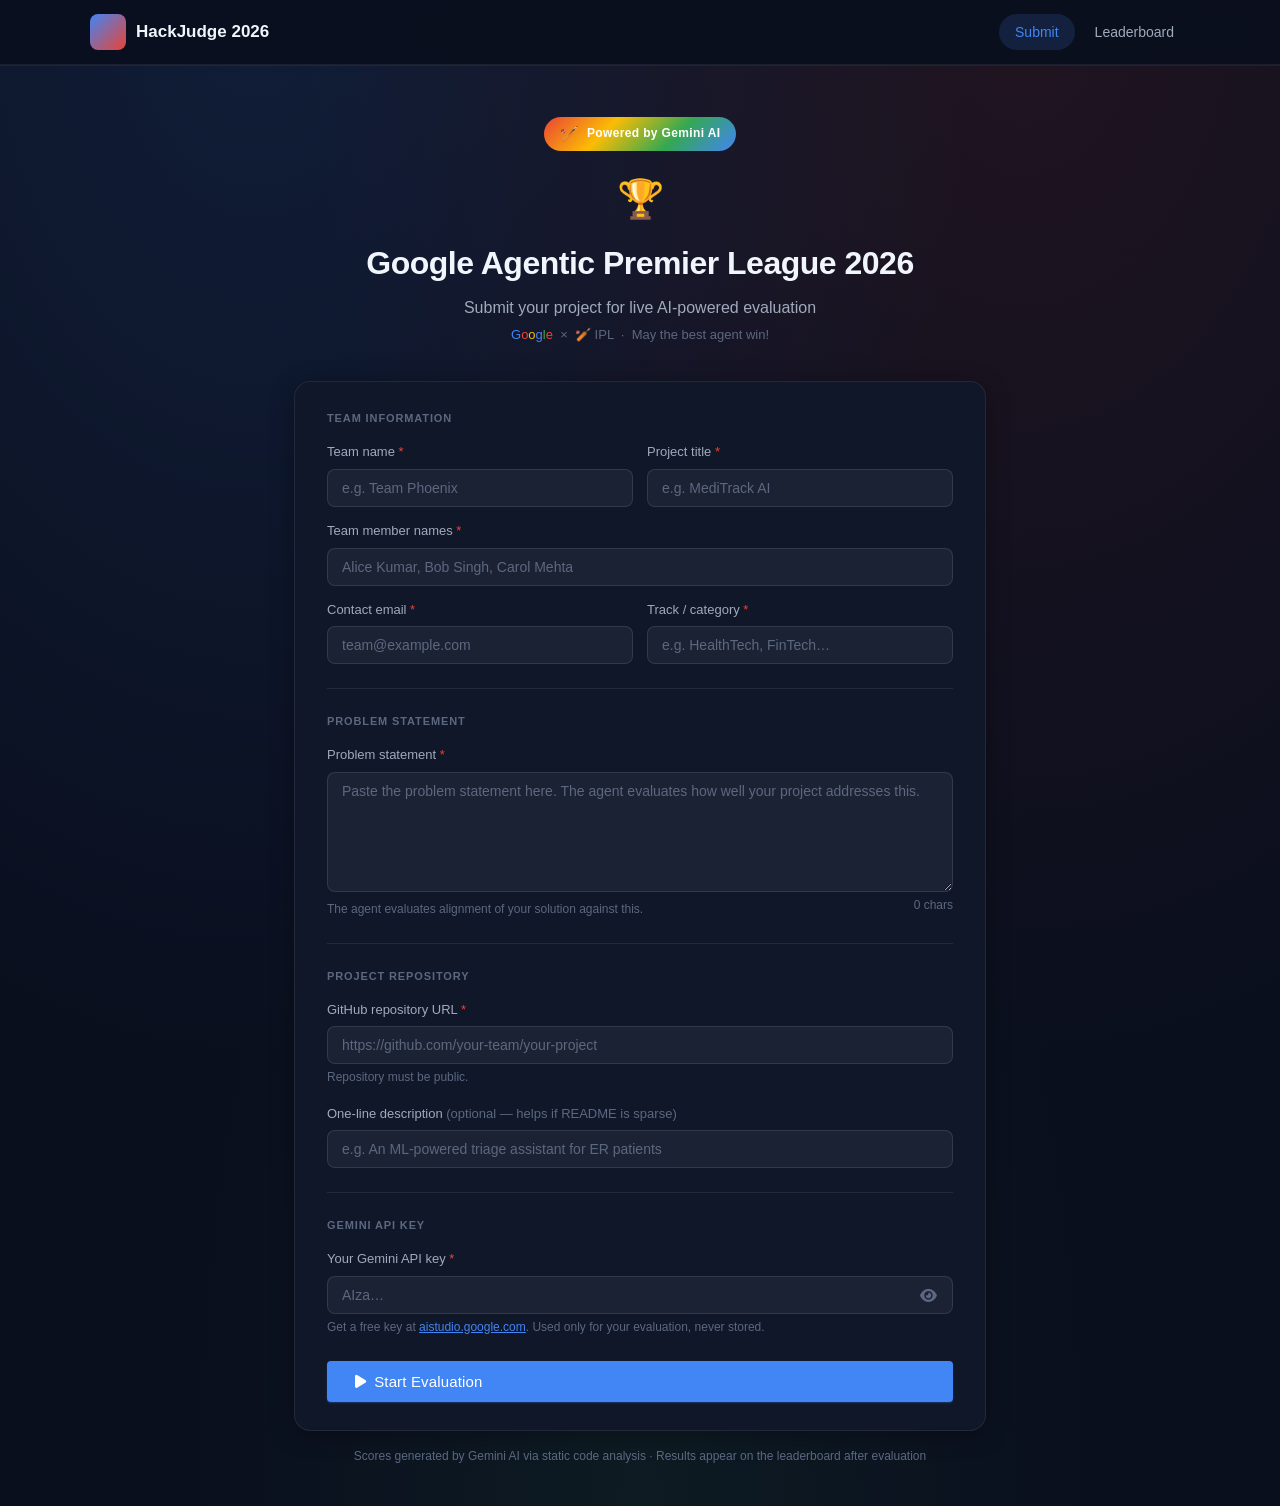
<file: index.html>
<!DOCTYPE html>
<html lang="en">
<head>
  <meta charset="UTF-8"/>
  <meta name="viewport" content="width=device-width,initial-scale=1.0"/>
  <title>HackJudge 2026 — Submit Project</title>
  <link rel="stylesheet" href="style.css"/>
  <link rel="stylesheet" href="https://cdnjs.cloudflare.com/ajax/libs/font-awesome/6.5.0/css/all.min.css"/>
</head>
<body>
<header class="site-header">
  <div class="header-inner">
    <a href="index.html" class="logo"><span class="logo-icon"><i class="fa-solid fa-cricket-bat-ball"></i></span>HackJudge 2026</a>
    <nav class="nav">
      <a href="index.html" class="active">Submit</a>
      <a href="leaderboard.html">Leaderboard</a>
    </nav>
  </div>
</header>

<div class="page-wrap page-wrap--sm">
  <div class="hero">
    <div class="hero-badge">
      <span style="font-size:15px">🏏</span> Powered by Gemini AI
    </div>
    <div class="gapl-logo">
      <span style="font-size:38px">🏆</span>
    </div>
    <h1 style="font-size:32px;font-weight:700;letter-spacing:-.5px;margin-bottom:6px" id="event-name">HackJudge 2026</h1>
    <p style="font-size:16px;color:var(--text-2);margin-bottom:4px">
      Submit your project for live AI-powered evaluation
    </p>
    <p style="font-size:13px;color:var(--text-3)">
      <span style="color:#4285F4;font-weight:500">G</span><span style="color:#EA4335;font-weight:500">o</span><span style="color:#FBBC04;font-weight:500">o</span><span style="color:#4285F4;font-weight:500">g</span><span style="color:#34A853;font-weight:500">l</span><span style="color:#EA4335;font-weight:500">e</span>
      &nbsp;×&nbsp; 🏏 IPL &nbsp;·&nbsp; May the best agent win!
    </p>
  </div>

  <div class="card">
    <div class="card-body">
      <p class="section-head">Team information</p>
      <div class="form-grid">
        <div class="form-group">
          <label class="label">Team name <span style="color:var(--danger)">*</span></label>
          <input class="input" id="team_name" type="text" placeholder="e.g. Team Phoenix"/>
        </div>
        <div class="form-group">
          <label class="label">Project title <span style="color:var(--danger)">*</span></label>
          <input class="input" id="project_title" type="text" placeholder="e.g. MediTrack AI"/>
        </div>
        <div class="form-group full">
          <label class="label">Team member names <span style="color:var(--danger)">*</span></label>
          <input class="input" id="member_names" type="text" placeholder="Alice Kumar, Bob Singh, Carol Mehta"/>
        </div>
        <div class="form-group">
          <label class="label">Contact email <span style="color:var(--danger)">*</span></label>
          <input class="input" id="contact_email" type="email" placeholder="team@example.com"/>
        </div>
        <div class="form-group">
          <label class="label">Track / category <span style="color:var(--danger)">*</span></label>
          <input class="input" id="track" type="text" placeholder="e.g. HealthTech, FinTech…"/>
        </div>
      </div>

      <hr class="section-divider"/>
      <p class="section-head">Problem statement</p>
      <div class="form-group">
        <label class="label">Problem statement <span style="color:var(--danger)">*</span></label>
        <textarea class="textarea" id="problem_statement" rows="5"
          placeholder="Paste the problem statement here. The agent evaluates how well your project addresses this."
          style="min-height:120px"
          oninput="document.getElementById('ps-count').textContent=this.value.length+' chars'"></textarea>
        <div style="display:flex;justify-content:space-between;margin-top:4px">
          <span class="hint">The agent evaluates alignment of your solution against this.</span>
          <span style="font-size:12px;color:var(--text-3)" id="ps-count">0 chars</span>
        </div>
      </div>

      <hr class="section-divider"/>
      <p class="section-head">Project repository</p>
      <div class="form-group">
        <label class="label">GitHub repository URL <span style="color:var(--danger)">*</span></label>
        <input class="input" id="github_url" type="url" placeholder="https://github.com/your-team/your-project"/>
        <span class="hint">Repository must be public.</span>
      </div>
      <div class="form-group mt-16">
        <label class="label">One-line description <span style="font-weight:400;color:var(--text-3)">(optional — helps if README is sparse)</span></label>
        <input class="input" id="project_description" type="text" placeholder="e.g. An ML-powered triage assistant for ER patients"/>
      </div>

      <hr class="section-divider"/>
      <p class="section-head">Gemini API key</p>
      <div class="form-group">
        <label class="label">Your Gemini API key <span style="color:var(--danger)">*</span></label>
        <div class="key-field-wrap">
          <input class="input" id="gemini_api_key" type="password" placeholder="AIza…" style="padding-right:44px"/>
          <button class="key-toggle" onclick="toggleKey()"><i class="fa-solid fa-eye" id="eye-icon"></i></button>
        </div>
        <span class="hint">Get a free key at <a href="https://aistudio.google.com/app/apikey" target="_blank" style="color:var(--accent)">aistudio.google.com</a>. Used only for your evaluation, never stored.</span>
      </div>

      <div style="display:flex;margin-top:24px">
        <button class="btn btn-primary btn-lg full-width" id="submit-btn" onclick="submitProject()">
          <i class="fa-solid fa-play"></i> Start Evaluation
        </button>
      </div>
      <p id="submit-error" style="display:none;color:var(--danger);font-size:13px;margin-top:10px;text-align:center"></p>
    </div>
  </div>
  <p style="text-align:center;font-size:12px;color:var(--text-3);margin:16px 0 40px">
    Scores generated by Gemini AI via static code analysis · Results appear on the leaderboard after evaluation
  </p>
</div>
<div id="toast-area"></div>

<script src="config.js"></script>
<script src="sheets-client.js"></script>
<script>
document.getElementById('event-name').textContent = CONFIG.EVENT_NAME;
document.title = CONFIG.EVENT_NAME + " — Submit";

function toggleKey() {
  const i = document.getElementById('gemini_api_key');
  const e = document.getElementById('eye-icon');
  i.type = i.type === 'password' ? 'text' : 'password';
  e.className = i.type === 'password' ? 'fa-solid fa-eye' : 'fa-solid fa-eye-slash';
}
function v(id) { return document.getElementById(id).value.trim(); }
function showErr(msg) { const e = document.getElementById('submit-error'); e.textContent = msg; e.style.display = 'block'; }
function showToast(msg) {
  const t = document.createElement('div'); t.className = 'toast'; t.textContent = msg;
  document.getElementById('toast-area').appendChild(t);
  setTimeout(() => t.remove(), 4000);
}
function makeId() { return (Math.random().toString(36).substring(2,6) + Math.random().toString(36).substring(2,6)).toUpperCase(); }

async function submitProject() {
  document.getElementById('submit-error').style.display = 'none';

  const fields = {
    team_name: v('team_name'), project_title: v('project_title'),
    member_names: v('member_names'), contact_email: v('contact_email'),
    track: v('track'), problem_statement: v('problem_statement'),
    github_url: v('github_url'), project_description: v('project_description'),
  };
  const key = v('gemini_api_key');

  const required = ['team_name','project_title','member_names','contact_email','track','problem_statement','github_url'];
  for (const k of required) { if (!fields[k]) { showErr('Please fill in: ' + k.replace(/_/g,' ')); return; } }
  if (!fields.github_url.includes('github.com')) { showErr('Please enter a valid GitHub URL.'); return; }
  if (fields.problem_statement.length < 30) { showErr('Problem statement must be at least 30 characters.'); return; }
  if (!key) { showErr('Please enter your Gemini API key.'); return; }

  const btn = document.getElementById('submit-btn');
  btn.disabled = true;
  btn.innerHTML = '<span class="spinner"></span> Saving…';

  const id = makeId();
  // Store key in sessionStorage only — never goes to GitHub
  sessionStorage.setItem('key_' + id, key);
  document.getElementById('gemini_api_key').value = '';

  const record = {
    id, status: 'pending',
    created_at: new Date().toISOString(),
    ...fields,
    scores: null, total_score: null, feedback: null,
  };

  try {
    await saveSubmission(id, record);
    showToast('Submitted! Redirecting to evaluation…');
    setTimeout(() => { window.location.href = 'judging.html?id=' + id; }, 800);
  } catch (e) {
    showErr('Save failed: ' + e.message);
    btn.disabled = false;
    btn.innerHTML = '<i class="fa-solid fa-play"></i> Start Evaluation';
  }
}
</script>
</body>
</html>
</file>
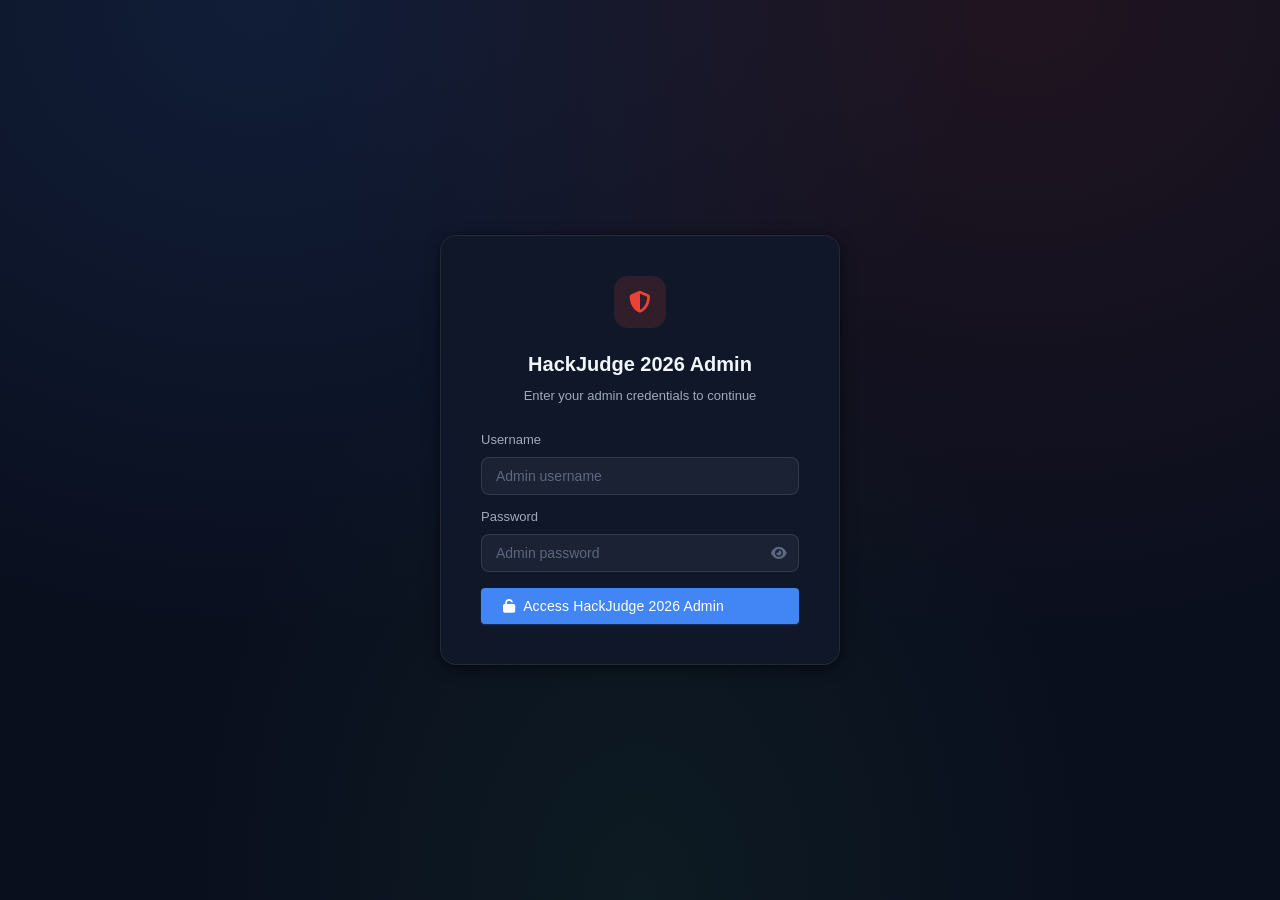
<file: admin.html>
<!DOCTYPE html>
<html lang="en">
<head>
  <meta charset="UTF-8"/>
  <meta name="viewport" content="width=device-width,initial-scale=1.0"/>
  <title>HackJudge 2026 — Admin</title>
  <link rel="stylesheet" href="style.css"/>
  <link rel="stylesheet" href="https://cdnjs.cloudflare.com/ajax/libs/font-awesome/6.5.0/css/all.min.css"/>
  <style>
    .login-wrap{min-height:100vh;display:flex;align-items:center;justify-content:center;padding:24px}
    .login-box{background:var(--surface);border:1px solid var(--border);border-radius:var(--radius-lg);padding:40px;width:100%;max-width:400px;box-shadow:var(--shadow);text-align:center}
    .admin-header{padding:28px 0 20px;display:flex;align-items:center;justify-content:space-between;flex-wrap:wrap;gap:12px}
    .confirm-overlay{display:none;position:fixed;inset:0;background:rgba(0,0,0,.5);align-items:center;justify-content:center;z-index:200;padding:24px}
    .confirm-overlay.show{display:flex}
    .confirm-box{background:var(--surface);border-radius:var(--radius-lg);padding:28px 32px;max-width:380px;width:100%;box-shadow:0 8px 40px rgba(0,0,0,.2)}
  </style>
</head>
<body>

<!-- Login screen -->
<div class="login-wrap" id="login-screen">
  <div class="login-box">
    <div class="admin-icon"><i class="fa-solid fa-shield-halved"></i></div>
    <h2 style="font-size:20px;font-weight:700;margin-bottom:6px">HackJudge 2026 Admin</h2>
    <p style="font-size:13px;color:var(--text-2);margin-bottom:24px;line-height:1.5">Enter your admin credentials to continue</p>
    <div style="text-align:left;margin-bottom:12px">
      <label class="label">Username</label>
      <input class="input" id="login-user" type="text" placeholder="Admin username" onkeydown="if(event.key==='Enter')document.getElementById('login-pass').focus()"/>
    </div>
    <div style="text-align:left;margin-bottom:16px">
      <label class="label">Password</label>
      <div style="position:relative">
        <input class="input" id="login-pass" type="password" placeholder="Admin password" style="padding-right:42px" onkeydown="if(event.key==='Enter')doLogin()"/>
        <button onclick="toggleLP()" style="position:absolute;right:12px;top:50%;transform:translateY(-50%);background:none;border:none;cursor:pointer;color:var(--text-3);font-size:14px"><i class="fa-solid fa-eye" id="lp-eye"></i></button>
      </div>
    </div>
    <button class="btn btn-primary full-width" onclick="doLogin()"><i class="fa-solid fa-unlock"></i> Access HackJudge 2026 Admin</button>
    <p id="login-error" style="display:none;color:var(--danger);font-size:13px;margin-top:12px"></p>
  </div>
</div>

<!-- Admin dashboard -->
<div id="admin-screen" style="display:none">
  <header class="site-header">
    <div class="header-inner">
      <div class="logo"><span class="logo-icon" style="background:var(--danger)"><i class="fa-solid fa-shield-halved"></i></span>HackJudge 2026 Admin</div>
      <span style="font-size:12px;color:var(--text-3);margin-left:4px">— not visible to participants</span>
      <nav class="nav" style="margin-left:auto">
        <button onclick="showTab('submissions')" id="tab-submissions" class="btn btn-secondary tab-active" style="font-size:13px;padding:6px 14px"><i class="fa-solid fa-list"></i> Submissions</button>
        <button onclick="showTab('bulk')" id="tab-bulk" class="btn btn-secondary" style="font-size:13px;padding:6px 14px"><i class="fa-solid fa-bolt"></i> Bulk Test</button>
        <a href="leaderboard.html" style="color:var(--text-2);text-decoration:none;font-size:13px;padding:6px 8px"><i class="fa-solid fa-arrow-left"></i> Back</a>
        <button onclick="doLogout()" class="btn btn-secondary" style="font-size:13px;padding:6px 14px"><i class="fa-solid fa-right-from-bracket"></i> Logout</button>
      </nav>
    </div>
  </header>

  <!-- Submissions tab -->
  <div id="tab-submissions-panel" class="page-wrap page-wrap--lg" style="padding-top:0">
    <div class="admin-header">
      <div><h1 class="page-title" style="font-size:22px">Submissions</h1><p class="page-sub" style="font-size:13px" id="last-refresh">Loading…</p></div>
      <div style="display:flex;gap:10px;flex-wrap:wrap">
        <button class="btn btn-secondary" onclick="loadSubmissions()" style="font-size:13px"><i class="fa-solid fa-rotate"></i> Refresh</button>
        <button onclick="confirmAll()" style="display:inline-flex;align-items:center;gap:7px;padding:9px 18px;background:var(--danger);color:#fff;border:none;border-radius:var(--radius-sm);font-size:13px;font-weight:600;cursor:pointer"><i class="fa-solid fa-trash-can"></i> Delete all</button>
      </div>
    </div>
    <div class="stats-row">
      <div class="stat-box"><div class="stat-num" id="s-total">—</div><div class="stat-lbl">Total</div></div>
      <div class="stat-box"><div class="stat-num" style="color:var(--success)" id="s-scored">—</div><div class="stat-lbl">Scored</div></div>
      <div class="stat-box"><div class="stat-num" style="color:var(--warn)" id="s-pending">—</div><div class="stat-lbl">Pending</div></div>
      <div class="stat-box"><div class="stat-num" style="color:var(--danger)" id="s-error">—</div><div class="stat-lbl">Error</div></div>
    </div>
    <div class="card">
      <div class="table-wrap">
        <table style="table-layout:fixed;width:100%">
          <colgroup><col style="width:80px"/><col style="width:150px"/><col style="width:160px"/><col style="width:130px"/><col style="width:90px"/><col style="width:70px"/><col style="width:140px"/><col style="width:90px"/></colgroup>
          <thead><tr><th>ID</th><th>Team</th><th>Project</th><th>Track</th><th>Status</th><th>Score</th><th>Submitted</th><th>Actions</th></tr></thead>
          <tbody id="admin-tbody"><tr><td colspan="8" style="text-align:center;padding:40px;color:var(--text-3)">Loading…</td></tr></tbody>
        </table>
      </div>
    </div>
    <div style="height:48px"></div>
  </div>

  <!-- Bulk test tab -->
  <div id="tab-bulk-panel" class="page-wrap page-wrap--lg" style="display:none;padding-top:0">
    <div class="admin-header">
      <div><h1 class="page-title" style="font-size:22px"><i class="fa-solid fa-bolt" style="color:var(--accent);margin-right:8px"></i>Bulk Test</h1>
      <p class="page-sub" style="font-size:13px">Submit multiple projects at once for testing.</p></div>
    </div>
    <div style="display:grid;grid-template-columns:1fr 1fr;gap:14px;margin-bottom:16px">
      <div>
        <label class="label">Gemini API Key (for all test submissions) <span style="color:var(--danger)">*</span></label>
        <div style="position:relative">
          <input class="input" id="bulk-key" type="password" placeholder="AIza…" style="padding-right:42px"/>
          <button onclick="toggleBK()" style="position:absolute;right:12px;top:50%;transform:translateY(-50%);background:none;border:none;cursor:pointer;color:var(--text-3);font-size:14px"><i class="fa-solid fa-eye" id="bk-eye"></i></button>
        </div>
      </div>
      <div>
        <label class="label">Track (applied to all)</label>
        <input class="input" id="bulk-track" type="text" placeholder="e.g. Open Innovation"/>
      </div>
    </div>
    <div style="margin-bottom:16px">
      <label class="label">Problem Statement (applied to all) <span style="color:var(--danger)">*</span></label>
      <textarea class="textarea" id="bulk-ps" rows="3" style="min-height:80px" placeholder="Paste the problem statement here…"></textarea>
    </div>
    <div class="card" style="margin-bottom:16px">
      <div style="padding:14px 18px;border-bottom:1px solid var(--border);display:flex;align-items:center;justify-content:space-between">
        <span style="font-size:13px;font-weight:600">Projects</span>
        <div style="display:flex;gap:8px">
          <button class="btn btn-secondary" style="font-size:12px;padding:6px 12px" onclick="addRow()"><i class="fa-solid fa-plus"></i> Add row</button>
          <button class="btn btn-secondary" style="font-size:12px;padding:6px 12px" onclick="loadSamples()"><i class="fa-solid fa-flask"></i> Load samples</button>
          <button class="btn btn-secondary" style="font-size:12px;padding:6px 12px" onclick="clearRows()"><i class="fa-solid fa-trash"></i> Clear</button>
        </div>
      </div>
      <div class="table-wrap">
        <table style="table-layout:fixed;width:100%">
          <colgroup><col style="width:140px"/><col style="width:150px"/><col style="width:140px"/><col style="width:160px"/><col style="width:260px"/><col style="width:36px"/></colgroup>
          <thead><tr><th>Team name</th><th>Project title</th><th>Members</th><th>Email</th><th>GitHub URL</th><th></th></tr></thead>
          <tbody id="bulk-rows"></tbody>
        </table>
      </div>
    </div>
    <div style="display:flex;gap:12px;align-items:center;margin-bottom:20px">
      <button class="btn btn-primary" id="bulk-run-btn" onclick="runBulk()" style="font-size:14px"><i class="fa-solid fa-play"></i> Run Bulk Test</button>
      <span id="bulk-status" style="font-size:13px;color:var(--text-2)"></span>
    </div>
    <div id="bulk-results" style="display:none">
      <div class="section-head">Results</div>
      <div id="bulk-results-list" style="display:flex;flex-direction:column;gap:8px"></div>
    </div>
    <div style="height:48px"></div>
  </div>
</div>

<!-- Confirm single delete -->
<div class="confirm-overlay" id="conf-single">
  <div class="confirm-box">
    <div style="font-size:17px;font-weight:700;margin-bottom:8px"><i class="fa-solid fa-triangle-exclamation" style="color:var(--danger);margin-right:8px"></i>Delete submission?</div>
    <div style="font-size:13px;color:var(--text-2);margin-bottom:20px;line-height:1.6" id="conf-single-msg">This cannot be undone.</div>
    <div style="display:flex;gap:10px">
      <button class="btn btn-secondary" style="flex:1" onclick="closeConf('conf-single')">Cancel</button>
      <button class="btn" style="flex:1;background:var(--danger);color:#fff" id="conf-single-ok">Delete</button>
    </div>
  </div>
</div>

<!-- Confirm delete all -->
<div class="confirm-overlay" id="conf-all">
  <div class="confirm-box">
    <div style="font-size:17px;font-weight:700;margin-bottom:8px"><i class="fa-solid fa-triangle-exclamation" style="color:var(--danger);margin-right:8px"></i>Delete ALL submissions?</div>
    <div style="font-size:13px;color:var(--text-2);margin-bottom:20px;line-height:1.6">This permanently removes every submission. The leaderboard will be empty. Cannot be undone.</div>
    <div style="display:flex;gap:10px">
      <button class="btn btn-secondary" style="flex:1" onclick="closeConf('conf-all')">Cancel</button>
      <button class="btn" style="flex:1.5;background:var(--danger);color:#fff" onclick="deleteAll()"><i class="fa-solid fa-trash-can"></i> Yes, delete all</button>
    </div>
  </div>
</div>

<div id="toast-area"></div>

<script src="config.js"></script>
<script src="sheets-client.js"></script>
<script>
// ── Auth ──────────────────────────────────────────────────────────────────────
window.addEventListener('DOMContentLoaded', () => {
  const u = sessionStorage.getItem('admin_user');
  const p = sessionStorage.getItem('admin_pass');
  sessionStorage.removeItem('admin_user');
  sessionStorage.removeItem('admin_pass');
  if (u && p && u === CONFIG.ADMIN_USERNAME && p === CONFIG.ADMIN_PASSWORD) {
    document.getElementById('login-screen').style.display = 'none';
    document.getElementById('admin-screen').style.display = 'block';
    loadSubmissions();
  }
});

function toggleLP() { const i=document.getElementById('login-pass'),e=document.getElementById('lp-eye'); i.type=i.type==='password'?'text':'password'; e.className=i.type==='password'?'fa-solid fa-eye':'fa-solid fa-eye-slash'; }

function doLogin() {
  const u = document.getElementById('login-user').value.trim();
  const p = document.getElementById('login-pass').value.trim();
  const errEl = document.getElementById('login-error');
  errEl.style.display = 'none';
  if (!u || !p) { errEl.textContent = 'Please enter both fields.'; errEl.style.display = 'block'; return; }
  if (u === CONFIG.ADMIN_USERNAME && p === CONFIG.ADMIN_PASSWORD) {
    document.getElementById('login-pass').value = '';
    document.getElementById('login-screen').style.display = 'none';
    document.getElementById('admin-screen').style.display = 'block';
    loadSubmissions();
  } else {
    document.getElementById('login-pass').value = '';
    errEl.textContent = 'Incorrect username or password.';
    errEl.style.display = 'block';
  }
}

function doLogout() { window.location.href = 'index.html'; }

// ── Tab switching ─────────────────────────────────────────────────────────────
function showTab(tab) {
  const isSub = tab === 'submissions';
  document.getElementById('tab-submissions-panel').style.display = isSub ? 'block' : 'none';
  document.getElementById('tab-bulk-panel').style.display        = isSub ? 'none'  : 'block';
  document.getElementById('tab-submissions').classList.toggle('tab-active', isSub);
  document.getElementById('tab-bulk').classList.toggle('tab-active', !isSub);
}

// ── Submissions ───────────────────────────────────────────────────────────────
let allSubs = [];

function sColor(s) { return s>=8?'var(--success)':s>=6?'var(--info)':s>=4?'var(--warn)':'var(--danger)'; }
function showToast(msg, isErr=false) {
  const t = document.createElement('div'); t.className='toast'+(isErr?' toast-error':''); t.textContent=msg;
  document.getElementById('toast-area').appendChild(t); setTimeout(()=>t.remove(),4000);
}
function closeConf(id) { document.getElementById(id).classList.remove('show'); }

async function loadSubmissions() {
  try {
    allSubs = await loadAllSubmissionsAdmin();
    const records = allSubs.map(s => s.record);
    document.getElementById('s-total').textContent   = records.length;
    document.getElementById('s-scored').textContent  = records.filter(r => r.status==='scored').length;
    document.getElementById('s-pending').textContent = records.filter(r => ['pending','judging'].includes(r.status)).length;
    document.getElementById('s-error').textContent   = records.filter(r => r.status==='error').length;
    document.getElementById('last-refresh').textContent = 'Last refreshed: ' + new Date().toLocaleTimeString() + '  ·  ' + records.length + ' submissions';
    renderTable(allSubs);
  } catch (e) { showToast('Load failed: ' + e.message, true); }
}

function renderTable(subs) {
  const tbody = document.getElementById('admin-tbody');
  if (!subs.length) {
    tbody.innerHTML = '<tr><td colspan="8" style="text-align:center;padding:48px;color:var(--text-3)"><i class="fa-solid fa-inbox" style="font-size:28px;display:block;margin-bottom:10px"></i>No submissions yet</td></tr>';
    return;
  }
  tbody.innerHTML = '';
  subs.forEach(({ record: sub, sha }) => {
    const sc = sub.total_score != null ? `<span style="font-weight:700;color:${sColor(sub.total_score)}">${Number(sub.total_score).toFixed(2)}</span>` : '—';
    const statusCls = {scored:'s-scored',pending:'s-pending',judging:'s-judging',error:'s-error'}[sub.status]||'s-pending';
    const date = new Date(sub.created_at).toLocaleString('en-IN',{day:'numeric',month:'short',hour:'2-digit',minute:'2-digit'});
    const tr = document.createElement('tr'); tr.id = 'row-' + sub.id;
    tr.innerHTML = `
      <td class="font-mono" style="font-size:12px;color:var(--text-3)">#${sub.id}</td>
      <td style="font-weight:600;font-size:13px;overflow:hidden;text-overflow:ellipsis;white-space:nowrap" title="${sub.team_name}">${sub.team_name}</td>
      <td style="font-size:13px;overflow:hidden;text-overflow:ellipsis;white-space:nowrap;color:var(--text-2)" title="${sub.project_title}">${sub.project_title}</td>
      <td><span class="badge badge-accent" style="font-size:11px">${sub.track||'—'}</span></td>
      <td><span class="status-pill ${statusCls}">${sub.status}</span></td>
      <td style="text-align:center">${sc}</td>
      <td style="font-size:12px;color:var(--text-3)">${date}</td>
      <td><button class="del-btn" onclick="confirmDelete('${sub.id}','${sub.team_name.replace(/'/g,"\\'")}')"><i class="fa-solid fa-trash-can"></i> Delete</button></td>`;
    tbody.appendChild(tr);
  });
}

let pendingDel = null;
function confirmDelete(id, name) {
  pendingDel = { id };
  document.getElementById('conf-single-msg').textContent = 'This will permanently delete "' + name + '" (#' + id + '). Cannot be undone.';
  document.getElementById('conf-single').classList.add('show');
  document.getElementById('conf-single-ok').onclick = doDeleteOne;
}
async function doDeleteOne() {
  closeConf('conf-single');
  try {
    await deleteSubmission(pendingDel.id);
    const row = document.getElementById('row-' + pendingDel.id);
    if (row) row.remove();
    showToast('Deleted #' + pendingDel.id);
    await loadSubmissions();
  } catch (e) { showToast('Delete failed: ' + e.message, true); }
}

function confirmAll() { document.getElementById('conf-all').classList.add('show'); }
async function deleteAll() {
  closeConf('conf-all');
  try {
    await deleteAllSubmissions();
    showToast('All submissions deleted');
    await loadSubmissions();
  } catch (e) { showToast('Delete failed: ' + e.message, true); }
}

document.addEventListener('click', e => {
  ['conf-single','conf-all'].forEach(id => { const el=document.getElementById(id); if (e.target===el) el.classList.remove('show'); });
});

// ── Bulk test ─────────────────────────────────────────────────────────────────
let rowIdx = 0;

function toggleBK() { const i=document.getElementById('bulk-key'),e=document.getElementById('bk-eye'); i.type=i.type==='password'?'text':'password'; e.className=i.type==='password'?'fa-solid fa-eye':'fa-solid fa-eye-slash'; }
function addRow(d={}) {
  const id = ++rowIdx;
  const tr = document.createElement('tr'); tr.id = 'br-' + id;
  tr.innerHTML = `
    <td><input class="bulk-input" id="bt-${id}" placeholder="Team name" value="${d.team||''}"/></td>
    <td><input class="bulk-input" id="bti-${id}" placeholder="Project title" value="${d.title||''}"/></td>
    <td><input class="bulk-input" id="bm-${id}" placeholder="Members" value="${d.members||''}"/></td>
    <td><input class="bulk-input" id="be-${id}" placeholder="email@example.com" value="${d.email||''}"/></td>
    <td><input class="bulk-input" id="bu-${id}" placeholder="https://github.com/owner/repo" value="${d.url||''}"/></td>
    <td><button onclick="document.getElementById('br-${id}').remove()" style="background:none;border:none;cursor:pointer;color:var(--danger);font-size:14px;padding:4px"><i class="fa-solid fa-xmark"></i></button></td>`;
  document.getElementById('bulk-rows').appendChild(tr);
}
function clearRows() { document.getElementById('bulk-rows').innerHTML = ''; rowIdx = 0; }
function loadSamples() {
  clearRows();
  [{ team:'Sample Team A',title:'AI Health Monitor',members:'Alice, Bob',email:'a@test.com',url:'https://github.com/tiangolo/fastapi' },
   { team:'Sample Team B',title:'EduBot',members:'Carol, Dave',email:'b@test.com',url:'https://github.com/pallets/flask' },
   { team:'Sample Team C',title:'GreenTrack',members:'Eve',email:'c@test.com',url:'https://github.com/django/django' }]
  .forEach(addRow);
}
function getRows() {
  return Array.from(document.querySelectorAll('[id^="br-"]')).map(tr => {
    const i = tr.id.replace('br-','');
    return { team:document.getElementById('bt-'+i)?.value.trim(), title:document.getElementById('bti-'+i)?.value.trim(), members:document.getElementById('bm-'+i)?.value.trim(), email:document.getElementById('be-'+i)?.value.trim(), url:document.getElementById('bu-'+i)?.value.trim() };
  }).filter(r => r.team && r.url);
}
function setBulkStatus(msg, color='var(--text-2)') { const e=document.getElementById('bulk-status'); e.textContent=msg; e.style.color=color; }

function addBulkResult(sub, state) {
  document.getElementById('bulk-results').style.display = 'block';
  const list = document.getElementById('bulk-results-list');
  const existing = document.getElementById('res-' + sub.id);
  const div = existing || document.createElement('div');
  div.id = 'res-' + sub.id; div.className = 'bulk-result-row';
  const icon = state.status==='done'?'<i class="fa-solid fa-check" style="color:var(--success)"></i>':state.status==='error'?'<i class="fa-solid fa-xmark" style="color:var(--danger)"></i>':'<span class="spinner" style="width:14px;height:14px;border-width:2px"></span>';
  const sc = state.score!=null ? sColor(state.score) : 'var(--text-3)';
  div.innerHTML = `${icon}<div class="bulk-result-score" style="color:${sc}">${state.score!=null?Number(state.score).toFixed(2):'—'}</div><div class="bulk-result-meta"><div class="bulk-result-name">${sub.team} — ${sub.title}</div><div class="bulk-result-sub">#${sub.id} · ${state.msg}</div></div>${state.status==='done'?`<a href="judging.html?id=${sub.id}" target="_blank" class="btn btn-secondary" style="font-size:11px;padding:5px 10px">View</a>`:''}`;
  if (!existing) list.appendChild(div);
}

async function pollOne(sub) {
  const deadline = Date.now() + 300000;
  while (Date.now() < deadline) {
    await new Promise(r => setTimeout(r, 7000));
    try {
      const data = await loadSubmission(sub.id);
      if (!data) continue;
      if (data.status === 'scored') { addBulkResult(sub, { status:'done', score:data.total_score, msg:'Scored ' + data.total_score?.toFixed(2) + '/10' }); return; }
      if (data.status === 'error')  { addBulkResult(sub, { status:'error', score:null, msg:'Evaluation failed' }); return; }
      addBulkResult(sub, { status:'running', score:null, msg:data.status === 'judging' ? 'Evaluating…' : 'Queued…' });
    } catch {}
  }
  addBulkResult(sub, { status:'error', score:null, msg:'Timed out' });
}

async function runBulk() {
  const key   = document.getElementById('bulk-key').value.trim();
  const track = document.getElementById('bulk-track').value.trim();
  const ps    = document.getElementById('bulk-ps').value.trim();
  const rows  = getRows();
  if (!key)       { setBulkStatus('Enter a Gemini API key.','var(--danger)'); return; }
  if (!ps)        { setBulkStatus('Enter a problem statement.','var(--danger)'); return; }
  if (!rows.length){ setBulkStatus('Add at least one project row.','var(--danger)'); return; }

  const btn = document.getElementById('bulk-run-btn');
  btn.disabled = true; btn.innerHTML = '<span class="spinner" style="width:14px;height:14px;border-width:2px"></span> Running…';
  document.getElementById('bulk-results').style.display = 'block';
  document.getElementById('bulk-results-list').innerHTML = '';
  setBulkStatus('Submitting ' + rows.length + ' project(s)…', 'var(--info)');

  const subs = [];
  for (const row of rows) {
    try {
      const id = (Math.random().toString(36).substring(2,6) + Math.random().toString(36).substring(2,6)).toUpperCase();
      const record = {
        id, status:'pending', created_at: new Date().toISOString(),
        team_name: row.team, project_title: row.title||row.team+' Project',
        member_names: row.members||row.team, contact_email: row.email||'test@example.com',
        track: track||'Test', problem_statement: ps,
        github_url: row.url, project_description: '',
        scores:null, total_score:null, feedback:null,
      };
      // Store key in sessionStorage for this submission
      sessionStorage.setItem('key_' + id, key);
      await saveSubmission(id, record);
      const sub = { id, team: row.team, title: row.title||row.team+' Project' };
      subs.push(sub);
      addBulkResult(sub, { status:'running', score:null, msg:'Submitted — starting evaluation…' });
      setBulkStatus(subs.length + '/' + rows.length + ' submitted…', 'var(--info)');

      // Immediately trigger evaluation in background using iframe trick
      const iframe = document.createElement('iframe');
      iframe.style.display = 'none';
      iframe.src = 'judging.html?id=' + id;
      document.body.appendChild(iframe);
      // Remove iframe after 5 min
      setTimeout(() => iframe.remove(), 300000);

    } catch (e) {
      document.getElementById('bulk-results-list').innerHTML += `<div class="bulk-result-row"><i class="fa-solid fa-xmark" style="color:var(--danger)"></i><div class="bulk-result-meta"><div class="bulk-result-name">${row.team}</div><div class="bulk-result-sub">${e.message}</div></div></div>`;
    }
    await new Promise(r => setTimeout(r, 500));
  }

  document.getElementById('bulk-key').value = ''; // wipe key

  setBulkStatus('All submitted — polling results…', 'var(--info)');
  await Promise.all(subs.map(sub => pollOne(sub)));
  setBulkStatus('Done — ' + subs.length + ' project(s) evaluated.', 'var(--success)');
  btn.disabled = false; btn.innerHTML = '<i class="fa-solid fa-play"></i> Run Bulk Test';
  await loadSubmissions();
}
</script>
</body>
</html>
</file>
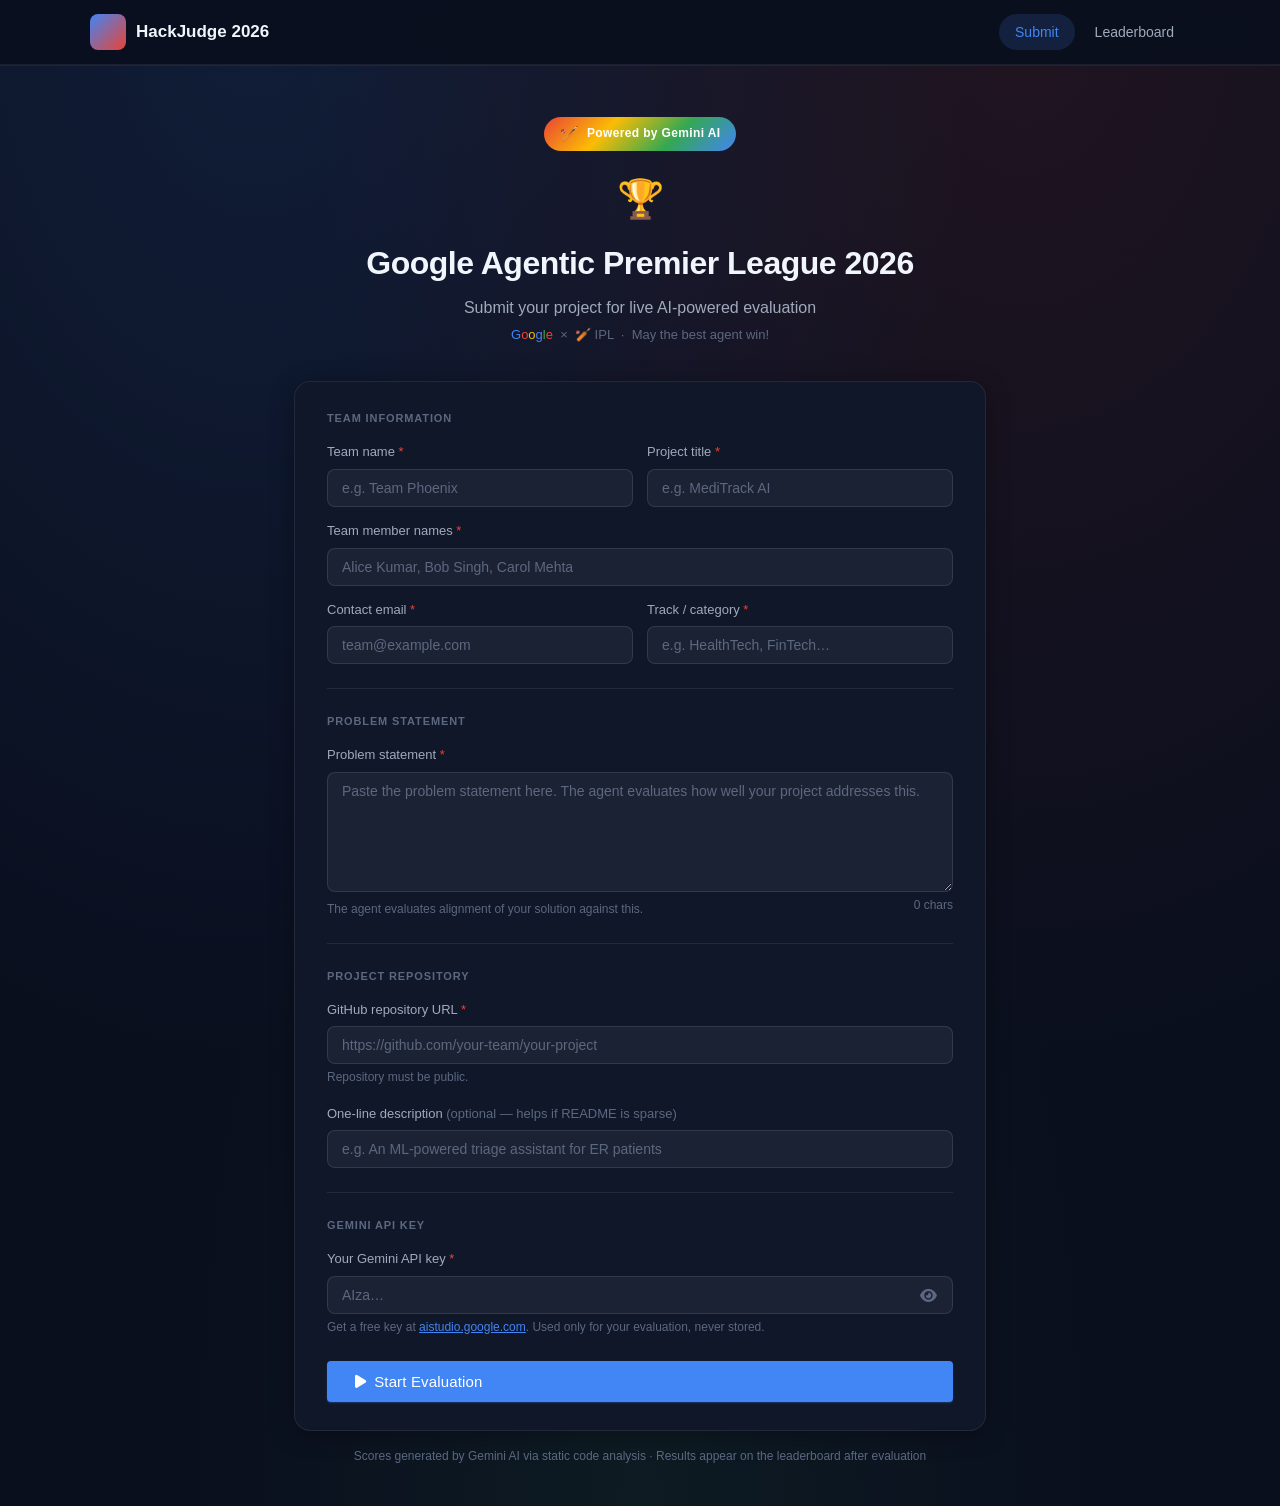
<file: judging.html>
<!DOCTYPE html>
<html lang="en">
<head>
  <meta charset="UTF-8"/>
  <meta name="viewport" content="width=device-width,initial-scale=1.0"/>
  <title>HackJudge 2026 — Evaluation</title>
  <link rel="stylesheet" href="style.css"/>
  <link rel="stylesheet" href="https://cdnjs.cloudflare.com/ajax/libs/font-awesome/6.5.0/css/all.min.css"/>
</head>
<body>
<header class="site-header">
  <div class="header-inner">
    <a href="index.html" class="logo"><span class="logo-icon"><i class="fa-solid fa-cricket-bat-ball"></i></span>HackJudge 2026</a>
    <nav class="nav"><a href="index.html">Submit</a><a href="leaderboard.html">Leaderboard</a></nav>
  </div>
</header>

<div class="page-wrap page-wrap--sm">
  <div style="padding:32px 0 24px">
    <div style="display:flex;align-items:center;gap:14px;flex-wrap:wrap">
      <div class="team-avatar" id="team-avatar">?</div>
      <div>
        <h1 class="page-title" id="team-name">Loading…</h1>
        <p class="page-sub" id="project-title"></p>
      </div>
      <div style="margin-left:auto;display:flex;gap:8px;flex-wrap:wrap" id="meta-badges"></div>
    </div>
  </div>

  <div class="progress-strip">
    <div class="progress-top">
      <div class="spinner" id="spinner"></div>
      <span class="progress-label" id="status-msg">Initialising…</span>
      <span class="progress-pct" id="progress-pct">0%</span>
    </div>
    <div class="progress-wrap"><div class="progress-bar" id="progress-bar"></div></div>
  </div>

  <div class="repo-info-card" id="repo-info-card">
    <div style="font-size:13px;font-weight:600;color:var(--success);margin-bottom:8px"><i class="fa-brands fa-github"></i> Repository fetched</div>
    <div class="chip-row" id="repo-chips"></div>
  </div>

  <div class="queue-card" id="queue-card">
    <div style="font-size:13px;font-weight:600;text-transform:uppercase;letter-spacing:.08em;color:var(--text-3);margin-bottom:12px">Evaluating</div>
    <div style="font-size:14px;color:var(--text-2);margin:8px 0 16px;line-height:1.6" id="queue-msg">Analysing your project…</div>
    <div class="queue-dots"><span></span><span></span><span></span></div>
  </div>

  <div class="error-card" id="error-card">
    <p style="font-weight:600;color:var(--danger);margin-bottom:6px"><i class="fa-solid fa-circle-exclamation"></i> Evaluation failed</p>
    <p id="error-msg" style="font-size:14px;color:var(--danger)"></p>
    <a href="index.html" class="btn btn-secondary" style="margin-top:16px;display:inline-flex"><i class="fa-solid fa-arrow-left"></i> Try again</a>
  </div>

  <div class="params-grid" id="params-grid"></div>

  <div class="final-card" id="final-card">
    <p style="font-size:12px;font-weight:600;text-transform:uppercase;letter-spacing:.08em;color:var(--text-3);margin-bottom:8px">Final Score 🏏</p>
    <div class="final-score-num" id="final-score-num">—</div>
    <div style="font-size:14px;color:var(--text-3);margin-top:4px">out of 10.0</div>
    <div class="mini-score-grid" id="mini-score-grid"></div>
    <div class="feedback-section" style="margin-top:24px;text-align:left">
      <div id="inferred-wrap">
        <div class="feedback-label">What the agent understood your project to be</div>
        <div class="inferred-box" id="inferred-purpose"></div>
      </div>
      <div class="grid-2 gap-16">
        <div><div class="feedback-label">Overall feedback</div><p class="feedback-text" id="overall-feedback"></p></div>
        <div>
          <div class="feedback-label">Strengths</div><div id="strengths-list"></div>
          <div class="feedback-label mt-12">Areas to improve</div><div id="weaknesses-list"></div>
        </div>
      </div>
      <div style="display:flex;gap:12px;margin-top:24px;flex-wrap:wrap">
        <button class="btn btn-secondary" onclick="openRejudge()"><i class="fa-solid fa-rotate-right"></i> Re-evaluate</button>
        <a id="report-btn" href="#" target="_blank" class="btn btn-secondary"><i class="fa-solid fa-file-pdf"></i> Download Report</a>
        <a href="leaderboard.html" class="btn btn-primary"><i class="fa-solid fa-trophy"></i> Leaderboard</a>
      </div>
    </div>
  </div>
  <div style="height:48px"></div>
</div>

<!-- Re-evaluate modal -->
<div class="modal-overlay" id="rejudge-modal">
  <div class="modal-box">
    <div style="font-size:18px;font-weight:700;margin-bottom:6px"><i class="fa-solid fa-rotate-right" style="color:var(--accent);margin-right:8px"></i>Re-evaluate project</div>
    <div style="font-size:13px;color:var(--text-2);margin-bottom:20px;line-height:1.6">Your key was cleared after the last evaluation. Enter it again to re-run — useful after pushing new code.</div>
    <label class="label">Gemini API key <span style="color:var(--danger)">*</span></label>
    <div style="position:relative">
      <input class="input" id="rj-key" type="password" placeholder="AIza…" style="padding-right:44px" onkeydown="if(event.key==='Enter')submitRejudge()"/>
      <button onclick="toggleRJ()" style="position:absolute;right:12px;top:50%;transform:translateY(-50%);background:none;border:none;cursor:pointer;color:var(--text-3);font-size:15px"><i class="fa-solid fa-eye" id="rj-eye"></i></button>
    </div>
    <p id="rj-error" style="display:none;color:var(--danger);font-size:13px;margin-top:8px"></p>
    <div style="display:flex;gap:10px;margin-top:20px">
      <button class="btn btn-secondary" style="flex:1" onclick="closeRejudge()">Cancel</button>
      <button class="btn btn-primary" style="flex:2" id="rj-btn" onclick="submitRejudge()"><i class="fa-solid fa-play"></i> Start Re-evaluation</button>
    </div>
  </div>
</div>

<div id="toast-area"></div>

<script src="config.js"></script>
<script src="sheets-client.js"></script>
<script src="gemini-client.js"></script>
<script>
const PARAMS = [
  { key:'innovation',          label:'Innovation & Creativity',      weight:25, color:'#534AB7' },
  { key:'technical_execution', label:'Technical Execution',          weight:30, color:'#0F6E56' },
  { key:'completeness',        label:'Project Completeness',         weight:25, color:'#993C1D' },
  { key:'ps_alignment',        label:'Problem Statement Alignment',  weight:15, color:'#185FA5' },
  { key:'code_quality',        label:'Code Quality & Best Practices', weight:5, color:'#854F0B' },
];

const qs     = new URLSearchParams(window.location.search);
const SUB_ID = (qs.get('id') || '').toUpperCase();
if (!SUB_ID) window.location.href = 'index.html';

let currentSub = null;

function scoreColor(s) {
  return s >= 8 ? 'var(--success)' : s >= 6 ? 'var(--info)' : s >= 4 ? 'var(--warn)' : 'var(--danger)';
}
function setProgress(pct, msg) {
  if (pct !== null) { document.getElementById('progress-bar').style.width = pct + '%'; document.getElementById('progress-pct').textContent = Math.round(pct) + '%'; }
  if (msg) document.getElementById('status-msg').textContent = msg;
}
function delay(ms) { return new Promise(r => setTimeout(r, ms)); }
function showToast(msg) {
  const t = document.createElement('div'); t.className = 'toast'; t.textContent = msg;
  document.getElementById('toast-area').appendChild(t); setTimeout(() => t.remove(), 4000);
}

function fillMeta(sub) {
  const name = sub.team_name || '—';
  document.getElementById('team-name').textContent     = name;
  document.getElementById('project-title').textContent = sub.project_title || '';
  document.getElementById('team-avatar').textContent   = name.charAt(0).toUpperCase();
  document.title = 'HackJudge 2026 — ' + name;
  const b = document.getElementById('meta-badges');
  if (sub.track) b.innerHTML += `<span class="badge badge-accent">${sub.track}</span>`;
  if (sub.id)    b.innerHTML += `<span class="badge badge-neutral font-mono">#${sub.id}</span>`;
}

function showRepoInfo(d) {
  document.getElementById('repo-info-card').classList.add('visible');
  document.getElementById('repo-chips').innerHTML = [
    { icon:'fa-code',       label: d.language },
    { icon:'fa-file-code',  label: d.codeFiles + ' code files' },
    { icon:'fa-folder',     label: d.totalFiles + ' total files' },
    { icon:'fa-book',       label: d.hasReadme ? 'README found' : 'No README — code-only' },
    { icon:'fa-code-commit',label: d.commits + ' commits' },
    { icon:'fa-box',        label: d.hasDeps ? 'Dependencies found' : 'No dep file' },
  ].map(i => `<span class="chip"><i class="fa-solid ${i.icon}"></i>${i.label}</span>`).join('');
}

function addParamCard(d) {
  const grid = document.getElementById('params-grid');
  const sc   = scoreColor(d.score);
  const div  = document.createElement('div');
  div.className = 'param-card'; div.id = 'param-' + d.key;
  div.innerHTML = `
    <div class="param-card-header">
      <div class="param-dot" style="background:${d.color}"></div>
      <span class="param-name">${d.label}</span>
      <span class="param-score-num" style="color:${sc}">${d.score.toFixed(1)}</span>
      <span class="param-weight">/${d.weight}%</span>
    </div>
    <div class="param-bar-wrap"><div class="param-bar" id="bar-${d.key}" style="background:${d.color}"></div></div>
    <p class="param-reasoning">${d.reasoning}</p>`;
  grid.appendChild(div);
  requestAnimationFrame(() => {
    div.classList.add('visible');
    setTimeout(() => { document.getElementById('bar-' + d.key).style.width = (d.score * 10) + '%'; }, 100);
  });
}

function renderFinal(result) {
  const score = result.total_score;
  const numEl = document.getElementById('final-score-num');
  numEl.textContent = score.toFixed(2);
  numEl.style.color = scoreColor(score);

  const miniGrid = document.getElementById('mini-score-grid');
  PARAMS.forEach(({ key, label }) => {
    const s = result.scores?.[key]?.score ?? 0;
    const cell = document.createElement('div'); cell.className = 'mini-score';
    cell.innerHTML = `<div class="mini-score-val" style="color:${scoreColor(s)}">${Number(s).toFixed(1)}</div><div class="mini-score-lbl">${label.split(' ')[0]}</div>`;
    miniGrid.appendChild(cell);
  });

  const fb = result.feedback || {};
  if (fb.inferred_purpose || result.inferred_purpose)
    document.getElementById('inferred-purpose').textContent = fb.inferred_purpose || result.inferred_purpose;
  else document.getElementById('inferred-wrap').style.display = 'none';

  document.getElementById('overall-feedback').textContent = fb.overall || result.overall_feedback || '';
  (fb.strengths  || result.strengths  || []).forEach(s => { document.getElementById('strengths-list').innerHTML  += `<div class="sw-item"><i class="fa-solid fa-check" style="color:var(--success)"></i>${s}</div>`; });
  (fb.weaknesses || result.weaknesses || []).forEach(w => { document.getElementById('weaknesses-list').innerHTML += `<div class="sw-item"><i class="fa-solid fa-arrow-right" style="color:var(--danger)"></i>${w}</div>`; });

  const confBadge = (c) => c==='high'?'badge-success':c==='medium'?'badge-warn':'badge-neutral';
  const mode = (fb.analysis_mode||result.analysis_mode||'').replace(/_/g,' ');
  document.getElementById('meta-badges').innerHTML += `<span class="badge ${confBadge(fb.confidence||result.confidence)}">Confidence: ${fb.confidence||result.confidence||'medium'}</span>`;
  if (mode) document.getElementById('meta-badges').innerHTML += `<span class="badge badge-neutral">${mode}</span>`;

  document.getElementById('report-btn').href = 'report.html?id=' + SUB_ID;
  document.getElementById('final-card').classList.add('visible');
  document.getElementById('spinner').style.display = 'none';
}

function showError(msg) {
  document.getElementById('error-card').classList.add('visible');
  document.getElementById('error-msg').textContent = msg;
  document.getElementById('spinner').style.display = 'none';
}

function showQueueMsg(msg) {
  document.getElementById('queue-card').classList.add('visible');
  document.getElementById('queue-msg').textContent = msg;
}
function hideQueue() { document.getElementById('queue-card').classList.remove('visible'); }

// ── Main evaluation pipeline ──────────────────────────────────────────────────
async function runEvaluation(sub, apiKey) {
  setProgress(5, 'Initialising evaluation pipeline…');
  await delay(300);

  // GitHub fetch
  setProgress(15, 'Fetching repository from GitHub…');
  let repoData;
  try { repoData = await fetchRepoData(sub.github_url); }
  catch (e) { showError('GitHub fetch failed: ' + e.message); return; }

  hideQueue();
  showRepoInfo({
    language:   repoData.meta.language,
    codeFiles:  repoData.codeFiles.length,
    totalFiles: repoData.files.length,
    hasReadme:  repoData.readme.length > 60,
    commits:    repoData.commits.length,
    hasDeps:    Object.keys(repoData.deps).length > 0,
  });
  setProgress(38, 'Repository fetched — sending to Gemini…');
  await delay(400);

  // Gemini (runs fully before we show scores — this is the JS limitation)
  setProgress(50, 'Gemini is analysing your code…');
  showQueueMsg('Gemini is reading your code and evaluating each parameter…');

  let result;
  const THINKING_MSGS = [
    'Analysing project structure…',
    'Evaluating technical execution…',
    'Checking problem statement alignment…',
    'Reviewing code quality…',
    'Almost there — computing final scores…',
  ];
  let msgIdx = 0;
  const thinkInterval = setInterval(() => {
    msgIdx = (msgIdx + 1) % THINKING_MSGS.length;
    showQueueMsg(THINKING_MSGS[msgIdx]);
    setProgress(50 + Math.min(msgIdx * 2, 8), THINKING_MSGS[msgIdx]);
  }, 8000);

  try {
    result = await analyzeWithGemini(repoData, sub.problem_statement, apiKey, sub.project_description || '');
  } catch (e) {
    clearInterval(thinkInterval);
    showError('Gemini analysis failed: ' + e.message);
    return;
  }
  clearInterval(thinkInterval);
  apiKey = null; // wipe from memory

  hideQueue();
  setProgress(62, 'Scores computed — revealing results…');
  await delay(400);

  // Reveal scores with animation
  const scores = result.scores || {};
  let progress = 64;
  for (const p of PARAMS) {
    const s = scores[p.key] || {};
    addParamCard({ key:p.key, label:p.label, weight:p.weight, color:p.color, score:s.score??0, reasoning:s.reasoning||'—' });
    setProgress(progress, 'Scored: ' + p.label);
    progress += 6;
    await delay(900);
  }

  setProgress(100, 'Evaluation complete!');

  // Build and save updated record
  const updated = {
    ...sub, status: 'scored',
    scores,
    total_score: result.total_score,
    feedback: {
      overall: result.overall_feedback || '',
      strengths: result.strengths || [],
      weaknesses: result.weaknesses || [],
      inferred_purpose: result.inferred_purpose || '',
      confidence: result.confidence || 'medium',
      analysis_mode: result.analysis_mode || 'code_only',
    },
  };

  try { await saveSubmission(SUB_ID, updated); currentSub = updated; }
  catch (e) { console.warn('Save failed:', e.message); }

  renderFinal({ total_score: result.total_score, scores, feedback: updated.feedback,
    inferred_purpose: result.inferred_purpose, overall_feedback: result.overall_feedback,
    strengths: result.strengths, weaknesses: result.weaknesses,
    confidence: result.confidence, analysis_mode: result.analysis_mode });
}

function resetUI() {
  document.getElementById('progress-bar').style.width = '0%';
  document.getElementById('progress-pct').textContent = '0%';
  document.getElementById('status-msg').textContent = 'Initialising…';
  document.getElementById('spinner').style.display = 'flex';
  document.getElementById('params-grid').innerHTML = '';
  document.getElementById('repo-info-card').classList.remove('visible');
  document.getElementById('repo-chips').innerHTML = '';
  document.getElementById('queue-card').classList.remove('visible');
  const fc = document.getElementById('final-card');
  fc.classList.remove('visible');
  document.getElementById('final-score-num').textContent = '—';
  document.getElementById('mini-score-grid').innerHTML = '';
  document.getElementById('inferred-purpose').textContent = '';
  document.getElementById('overall-feedback').textContent = '';
  document.getElementById('strengths-list').innerHTML = '';
  document.getElementById('weaknesses-list').innerHTML = '';
  document.getElementById('inferred-wrap').style.display = '';
  document.getElementById('error-card').classList.remove('visible');
  // Strip dynamic badges (keep first 2: track + id)
  const b = document.getElementById('meta-badges');
  const keep = Array.from(b.children).slice(0, 2);
  b.innerHTML = ''; keep.forEach(x => b.appendChild(x));
}

async function startJudging() {
  let sub;
  try { sub = await loadSubmission(SUB_ID); }
  catch (e) { showError('Submission not found: ' + e.message); return; }
  if (!sub) { showError('Submission not found. Please re-submit.'); return; }

  currentSub = sub;
  fillMeta(sub);

  // Already scored — replay
  if (sub.status === 'scored' && sub.scores) {
    setProgress(100, 'Evaluation complete');
    PARAMS.forEach(p => {
      const s = sub.scores[p.key];
      if (s) addParamCard({ key:p.key, label:p.label, weight:p.weight, color:p.color, score:s.score, reasoning:s.reasoning });
    });
    renderFinal({ total_score: sub.total_score, scores: sub.scores, feedback: sub.feedback });
    return;
  }

  // Get API key from sessionStorage (set on submit page)
  const apiKey = sessionStorage.getItem('key_' + SUB_ID);
  sessionStorage.removeItem('key_' + SUB_ID);

  if (!apiKey) {
    document.getElementById('spinner').style.display = 'none';
    setProgress(0, 'API key required');
    openRejudge('Enter your Gemini API key to start evaluation.');
    return;
  }

  await runEvaluation(sub, apiKey);
}

// ── Re-evaluate modal ─────────────────────────────────────────────────────────
function openRejudge(msg) {
  document.getElementById('rejudge-modal').classList.add('show');
  document.getElementById('rj-key').value = '';
  const e = document.getElementById('rj-error');
  if (msg) { e.textContent = msg; e.style.display = 'block'; } else { e.style.display = 'none'; }
  document.getElementById('rj-btn').disabled = false;
  document.getElementById('rj-btn').innerHTML = '<i class="fa-solid fa-play"></i> Start Re-evaluation';
  setTimeout(() => document.getElementById('rj-key').focus(), 100);
}
function closeRejudge() {
  document.getElementById('rejudge-modal').classList.remove('show');
  document.getElementById('rj-key').value = '';
}
function toggleRJ() {
  const i = document.getElementById('rj-key'), e = document.getElementById('rj-eye');
  i.type = i.type === 'password' ? 'text' : 'password';
  e.className = i.type === 'password' ? 'fa-solid fa-eye' : 'fa-solid fa-eye-slash';
}
async function submitRejudge() {
  const key = document.getElementById('rj-key').value.trim();
  const errEl = document.getElementById('rj-error');
  if (!key) { errEl.textContent = 'Please enter your Gemini API key.'; errEl.style.display = 'block'; return; }
  const btn = document.getElementById('rj-btn');
  btn.disabled = true; btn.innerHTML = '<span class="spinner" style="width:16px;height:16px;border-width:2px"></span> Starting…';
  document.getElementById('rj-key').value = '';
  closeRejudge(); resetUI();
  const sub = currentSub || await loadSubmission(SUB_ID);
  await runEvaluation(sub, key);
}

document.getElementById('rejudge-modal').addEventListener('click', e => { if (e.target === document.getElementById('rejudge-modal')) closeRejudge(); });
startJudging();
</script>
</body>
</html>
</file>
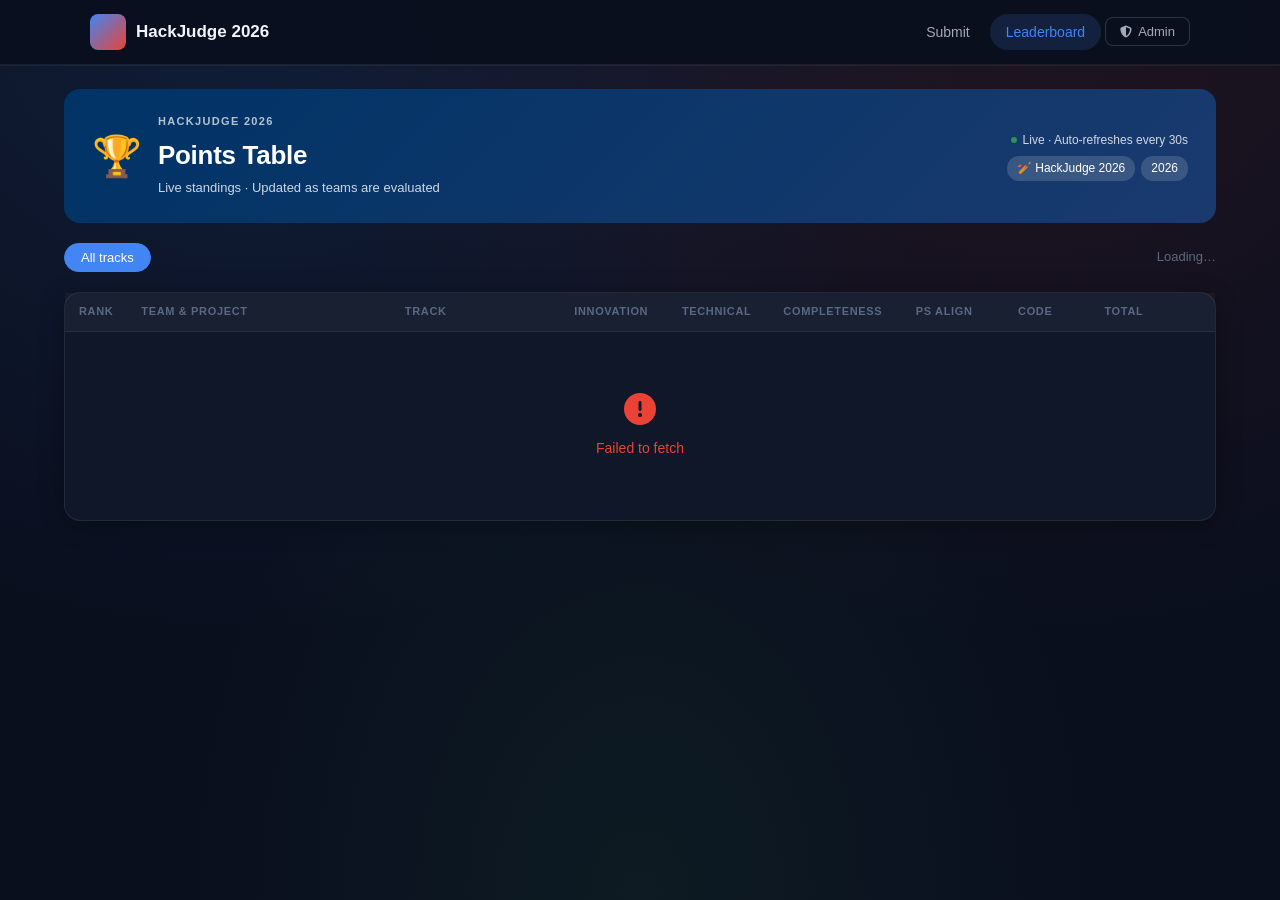
<file: leaderboard.html>
<!DOCTYPE html>
<html lang="en">
<head>
  <meta charset="UTF-8"/>
  <meta name="viewport" content="width=device-width,initial-scale=1.0"/>
  <title>HackJudge 2026 — Points Table</title>
  <link rel="stylesheet" href="style.css"/>
  <link rel="stylesheet" href="https://cdnjs.cloudflare.com/ajax/libs/font-awesome/6.5.0/css/all.min.css"/>
</head>
<body>
<header class="site-header">
  <div class="header-inner">
    <a href="index.html" class="logo"><span class="logo-icon"><i class="fa-solid fa-cricket-bat-ball"></i></span>HackJudge 2026</a>
    <nav class="nav">
      <a href="index.html">Submit</a>
      <a href="leaderboard.html" class="active">Leaderboard</a>
      <button onclick="openAdminLogin()" style="display:inline-flex;align-items:center;gap:6px;padding:6px 14px;border-radius:8px;font-size:13px;font-weight:500;border:1px solid var(--border-md);background:var(--bg);color:var(--text-2);cursor:pointer;transition:background .15s" onmouseover="this.style.background='#eae9e5'" onmouseout="this.style.background='var(--bg)'">
        <i class="fa-solid fa-shield-halved" style="font-size:12px"></i> Admin
      </button>
    </nav>
  </div>
</header>

<div class="page-wrap page-wrap--lg">
  <!-- IPL Points Table Header -->
  <div style="background:linear-gradient(135deg,#003366,#1A3A6E);border-radius:var(--radius-lg);padding:24px 28px;margin:24px 0 20px;color:#fff;display:flex;align-items:center;justify-content:space-between;flex-wrap:wrap;gap:12px">
    <div style="display:flex;align-items:center;gap:16px">
      <span style="font-size:40px">🏆</span>
      <div>
        <div style="font-size:11px;font-weight:600;text-transform:uppercase;letter-spacing:.12em;opacity:.7;margin-bottom:4px">HackJudge 2026</div>
        <h1 style="font-size:26px;font-weight:700;letter-spacing:-.3px;margin-bottom:2px">Points Table</h1>
        <p style="font-size:13px;opacity:.8">Live standings · Updated as teams are evaluated</p>
      </div>
    </div>
    <div style="display:flex;flex-direction:column;align-items:flex-end;gap:6px">
      <div style="display:flex;align-items:center;gap:6px;font-size:12px;opacity:.8">
        <div style="width:6px;height:6px;border-radius:50%;background:#34A853;animation:pulse 2s infinite"></div>
        Live · Auto-refreshes every 30s
      </div>
      <div style="display:flex;gap:6px">
        <span style="background:rgba(255,255,255,.15);padding:3px 10px;border-radius:12px;font-size:12px;font-weight:500">🏏 HackJudge 2026</span>
        <span style="background:rgba(255,255,255,.15);padding:3px 10px;border-radius:12px;font-size:12px;font-weight:500">2026</span>
      </div>
    </div>
  </div>

  <div class="lb-controls">
    <div class="track-filter" id="track-filter">
      <button class="track-btn active" onclick="filterTrack('all',this)">All tracks</button>
    </div>
    <span class="lb-count" id="lb-count">Loading…</span>
  </div>

  <div class="card">
    <div class="table-wrap">
      <table id="lb-table" style="table-layout:fixed;width:100%">
        <colgroup>
          <col style="width:52px"/><col style="width:220px"/><col style="width:140px"/>
          <col style="width:88px"/><col style="width:88px"/><col style="width:104px"/>
          <col style="width:84px"/><col style="width:68px"/><col style="width:80px"/>
          <col style="width:36px"/>
        </colgroup>
        <thead>
          <tr>
            <th>Rank</th><th>Team &amp; Project</th><th>Track</th>
            <th class="th-score">Innovation</th><th class="th-score">Technical</th>
            <th class="th-score">Completeness</th><th class="th-score">PS Align</th>
            <th class="th-score">Code</th><th class="th-score">Total</th><th></th>
          </tr>
        </thead>
        <tbody id="lb-tbody">
          <tr><td colspan="10">
            <div style="text-align:center;padding:48px;color:var(--text-3)">
              <span class="spinner" style="display:block;margin:0 auto 12px;width:28px;height:28px"></span>
              <p>Loading submissions…</p>
            </div>
          </td></tr>
        </tbody>
      </table>
    </div>
  </div>
  <div style="height:48px"></div>
</div>

<!-- Admin login modal -->
<div class="modal-overlay" id="admin-login-modal">
  <div class="modal-box" style="max-width:380px;text-align:center">
    <div class="admin-icon"><i class="fa-solid fa-shield-halved"></i></div>
    <h2 style="font-size:19px;font-weight:700;margin-bottom:6px">Admin Access</h2>
    <p style="font-size:13px;color:var(--text-2);margin-bottom:22px;line-height:1.5">Enter your admin credentials to manage submissions</p>
    <div style="text-align:left;margin-bottom:12px">
      <label class="label">Username</label>
      <input class="input" id="adm-user" type="text" placeholder="Admin username" onkeydown="if(event.key==='Enter')document.getElementById('adm-pass').focus()"/>
    </div>
    <div style="text-align:left;margin-bottom:6px">
      <label class="label">Password</label>
      <div style="position:relative">
        <input class="input" id="adm-pass" type="password" placeholder="Admin password" style="padding-right:42px" onkeydown="if(event.key==='Enter')submitAdminLogin()"/>
        <button onclick="toggleAdmPwd()" style="position:absolute;right:12px;top:50%;transform:translateY(-50%);background:none;border:none;cursor:pointer;color:var(--text-3);font-size:14px"><i class="fa-solid fa-eye" id="adm-eye"></i></button>
      </div>
    </div>
    <p id="adm-error" style="display:none;color:var(--danger);font-size:13px;margin-bottom:10px;text-align:left"></p>
    <div style="display:flex;gap:10px;margin-top:20px">
      <button class="btn btn-secondary" style="flex:1" onclick="closeAdminLogin()">Cancel</button>
      <button class="btn btn-primary" style="flex:2" id="adm-btn" onclick="submitAdminLogin()"><i class="fa-solid fa-unlock"></i> Login</button>
    </div>
  </div>
</div>

<div id="toast-area"></div>

<script src="config.js"></script>
<script src="sheets-client.js"></script>
<script>
const PARAM_KEYS = [
  { key:'innovation',color:'#534AB7' },{ key:'technical_execution',color:'#0F6E56' },
  { key:'completeness',color:'#993C1D' },{ key:'ps_alignment',color:'#185FA5' },
  { key:'code_quality',color:'#854F0B' },
];
let allData = [], activeTrack = 'all';

function sColor(s) {
  return { text: s>=8?'var(--success)':s>=6?'var(--info)':s>=4?'var(--warn)':'var(--danger)',
           bg:   s>=8?'var(--success-bg)':s>=6?'var(--info-bg)':s>=4?'var(--warn-bg)':'var(--danger-bg)' };
}
function rankClass(i) { return i===0?'rank-1':i===1?'rank-2':i===2?'rank-3':''; }
function toggleDetail(id) {
  const row = document.getElementById('detail-'+id), icon = document.getElementById('icon-'+id);
  row.classList.toggle('open');
  icon.className = row.classList.contains('open') ? 'fa-solid fa-chevron-up' : 'fa-solid fa-chevron-down';
}

function buildTracks(data) {
  const tracks = [...new Set(data.map(d => d.track).filter(Boolean))];
  const f = document.getElementById('track-filter');
  f.innerHTML = '<button class="track-btn active" onclick="filterTrack(\'all\',this)">All tracks</button>';
  tracks.forEach(t => { f.innerHTML += `<button class="track-btn" onclick="filterTrack('${t}',this)">${t}</button>`; });
}

function filterTrack(t, btn) {
  activeTrack = t;
  document.querySelectorAll('.track-btn').forEach(b => b.classList.remove('active'));
  btn.classList.add('active');
  renderTable();
}

function renderTable() {
  const data = activeTrack === 'all' ? allData : allData.filter(d => d.track === activeTrack);
  document.getElementById('lb-count').textContent = data.length + ' submission' + (data.length!==1?'s':'');
  const tbody = document.getElementById('lb-tbody');

  if (!data.length) {
    tbody.innerHTML = `<tr><td colspan="10"><div style="text-align:center;padding:60px;color:var(--text-3)"><i class="fa-solid fa-inbox" style="font-size:40px;display:block;margin-bottom:12px"></i><p>No scored submissions yet. <a href="index.html" style="color:var(--accent)">Be the first!</a></p></div></td></tr>`;
    return;
  }

  tbody.innerHTML = '';
  data.forEach((sub, i) => {
    const sc = sColor(sub.total_score), scores = sub.scores || {}, fb = sub.feedback || {};
    const tr = document.createElement('tr');
    tr.innerHTML = `
      <td><div class="rank-num ${rankClass(i)}">${i+1}</div></td>
      <td><div style="display:flex;align-items:center;gap:10px">
        <div class="team-mini-avatar">${(sub.team_name||'?').charAt(0).toUpperCase()}</div>
        <div><div style="font-weight:600;font-size:14px;overflow:hidden;text-overflow:ellipsis;white-space:nowrap">${sub.team_name}</div>
        <div style="font-size:12px;color:var(--text-3);overflow:hidden;text-overflow:ellipsis;white-space:nowrap">${sub.project_title}</div></div>
      </div></td>
      <td><span class="badge badge-accent" style="font-size:11px">${sub.track||'—'}</span></td>
      ${PARAM_KEYS.map(p => { const s=scores[p.key]?.score??0; const c=sColor(s); return `<td class="td-score" style="color:${c.text}">${Number(s).toFixed(1)}</td>`; }).join('')}
      <td style="text-align:center"><span class="score-bubble" style="color:${sc.text};background:${sc.bg}">${sub.total_score.toFixed(2)}</span></td>
      <td><button class="expand-btn" onclick="toggleDetail('${sub.id}')"><i class="fa-solid fa-chevron-down" id="icon-${sub.id}"></i></button></td>`;
    tbody.appendChild(tr);

    const paramDetail = PARAM_KEYS.map(p => {
      const s = scores[p.key]; if (!s) return '';
      const c = sColor(s.score);
      return `<div><div style="font-size:11px;font-weight:600;color:var(--text-3);margin-bottom:6px;text-transform:uppercase;letter-spacing:.05em">${p.key.replace(/_/g,' ')}</div>
        <div style="display:flex;align-items:center;gap:8px"><span style="font-size:12px;font-weight:700;color:${c.text};min-width:24px">${Number(s.score).toFixed(1)}</span>
        <div style="flex:1;height:4px;background:var(--border);border-radius:2px;overflow:hidden"><div style="width:${s.score*10}%;height:4px;background:${p.color};border-radius:2px"></div></div></div>
        <p style="font-size:12px;color:var(--text-2);margin-top:5px;line-height:1.5">${s.reasoning||''}</p></div>`;
    }).join('');

    const strengths  = (fb.strengths ||[]).map(s=>`<li style="font-size:12px;color:var(--text-2);margin-bottom:3px">${s}</li>`).join('');
    const weaknesses = (fb.weaknesses||[]).map(w=>`<li style="font-size:12px;color:var(--text-2);margin-bottom:3px">${w}</li>`).join('');

    const dtr = document.createElement('tr');
    dtr.className = 'detail-row'; dtr.id = 'detail-' + sub.id;
    dtr.innerHTML = `<td class="detail-cell" colspan="10">
      ${fb.inferred_purpose?`<div style="margin-bottom:12px;font-size:13px;color:var(--text-2);background:var(--bg);padding:10px 12px;border-radius:var(--radius-sm);border-left:3px solid var(--accent)"><strong>Inferred:</strong> ${fb.inferred_purpose}</div>`:''}
      <div style="display:grid;grid-template-columns:repeat(auto-fit,minmax(180px,1fr));gap:14px;margin-bottom:14px">${paramDetail}</div>
      ${fb.overall?`<p style="font-size:13px;color:var(--text-2);margin-bottom:8px"><strong>Feedback:</strong> ${fb.overall}</p>`:''}
      <div style="display:grid;grid-template-columns:1fr 1fr;gap:16px">
        ${strengths ?`<div><strong style="font-size:11px;text-transform:uppercase;letter-spacing:.06em;color:var(--text-3)">Strengths</strong><ul style="margin-top:5px;padding-left:16px">${strengths}</ul></div>`:''}
        ${weaknesses?`<div><strong style="font-size:11px;text-transform:uppercase;letter-spacing:.06em;color:var(--text-3)">To improve</strong><ul style="margin-top:5px;padding-left:16px">${weaknesses}</ul></div>`:''}
      </div>
    </td>`;
    tbody.appendChild(dtr);
  });
}

async function fetchLeaderboard() {
  try {
    allData = await loadAllSubmissions();
    buildTracks(allData);
    renderTable();
  } catch (e) {
    document.getElementById('lb-tbody').innerHTML = `<tr><td colspan="10"><div style="text-align:center;padding:48px;color:var(--danger)"><i class="fa-solid fa-circle-exclamation" style="font-size:32px;display:block;margin-bottom:12px"></i><p>${e.message}</p></div></td></tr>`;
  }
}

// Admin login
function openAdminLogin() {
  document.getElementById('adm-user').value = '';
  document.getElementById('adm-pass').value = '';
  document.getElementById('adm-error').style.display = 'none';
  document.getElementById('adm-btn').disabled = false;
  document.getElementById('adm-btn').innerHTML = '<i class="fa-solid fa-unlock"></i> Login';
  document.getElementById('admin-login-modal').classList.add('show');
  setTimeout(() => document.getElementById('adm-user').focus(), 100);
}
function closeAdminLogin() {
  document.getElementById('admin-login-modal').classList.remove('show');
  document.getElementById('adm-user').value = '';
  document.getElementById('adm-pass').value = '';
}
function toggleAdmPwd() {
  const i = document.getElementById('adm-pass'), e = document.getElementById('adm-eye');
  i.type = i.type === 'password' ? 'text' : 'password';
  e.className = i.type === 'password' ? 'fa-solid fa-eye' : 'fa-solid fa-eye-slash';
}
async function submitAdminLogin() {
  const u = document.getElementById('adm-user').value.trim();
  const p = document.getElementById('adm-pass').value.trim();
  const errEl = document.getElementById('adm-error');
  errEl.style.display = 'none';
  if (!u || !p) { errEl.textContent = 'Please enter both fields.'; errEl.style.display = 'block'; return; }

  const btn = document.getElementById('adm-btn');
  btn.disabled = true; btn.innerHTML = '<span class="spinner" style="width:15px;height:15px;border-width:2px"></span> Verifying…';

  if (u === CONFIG.ADMIN_USERNAME && p === CONFIG.ADMIN_PASSWORD) {
    sessionStorage.setItem('admin_user', u);
    sessionStorage.setItem('admin_pass', p);
    document.getElementById('adm-user').value = '';
    document.getElementById('adm-pass').value = '';
    window.location.href = 'admin.html';
  } else {
    document.getElementById('adm-pass').value = '';
    errEl.textContent = 'Incorrect username or password.';
    errEl.style.display = 'block';
    btn.disabled = false; btn.innerHTML = '<i class="fa-solid fa-unlock"></i> Login';
  }
}

document.getElementById('admin-login-modal').addEventListener('click', e => { if (e.target === document.getElementById('admin-login-modal')) closeAdminLogin(); });

fetchLeaderboard();
setInterval(fetchLeaderboard, 30000);
</script>
</body>
</html>
</file>
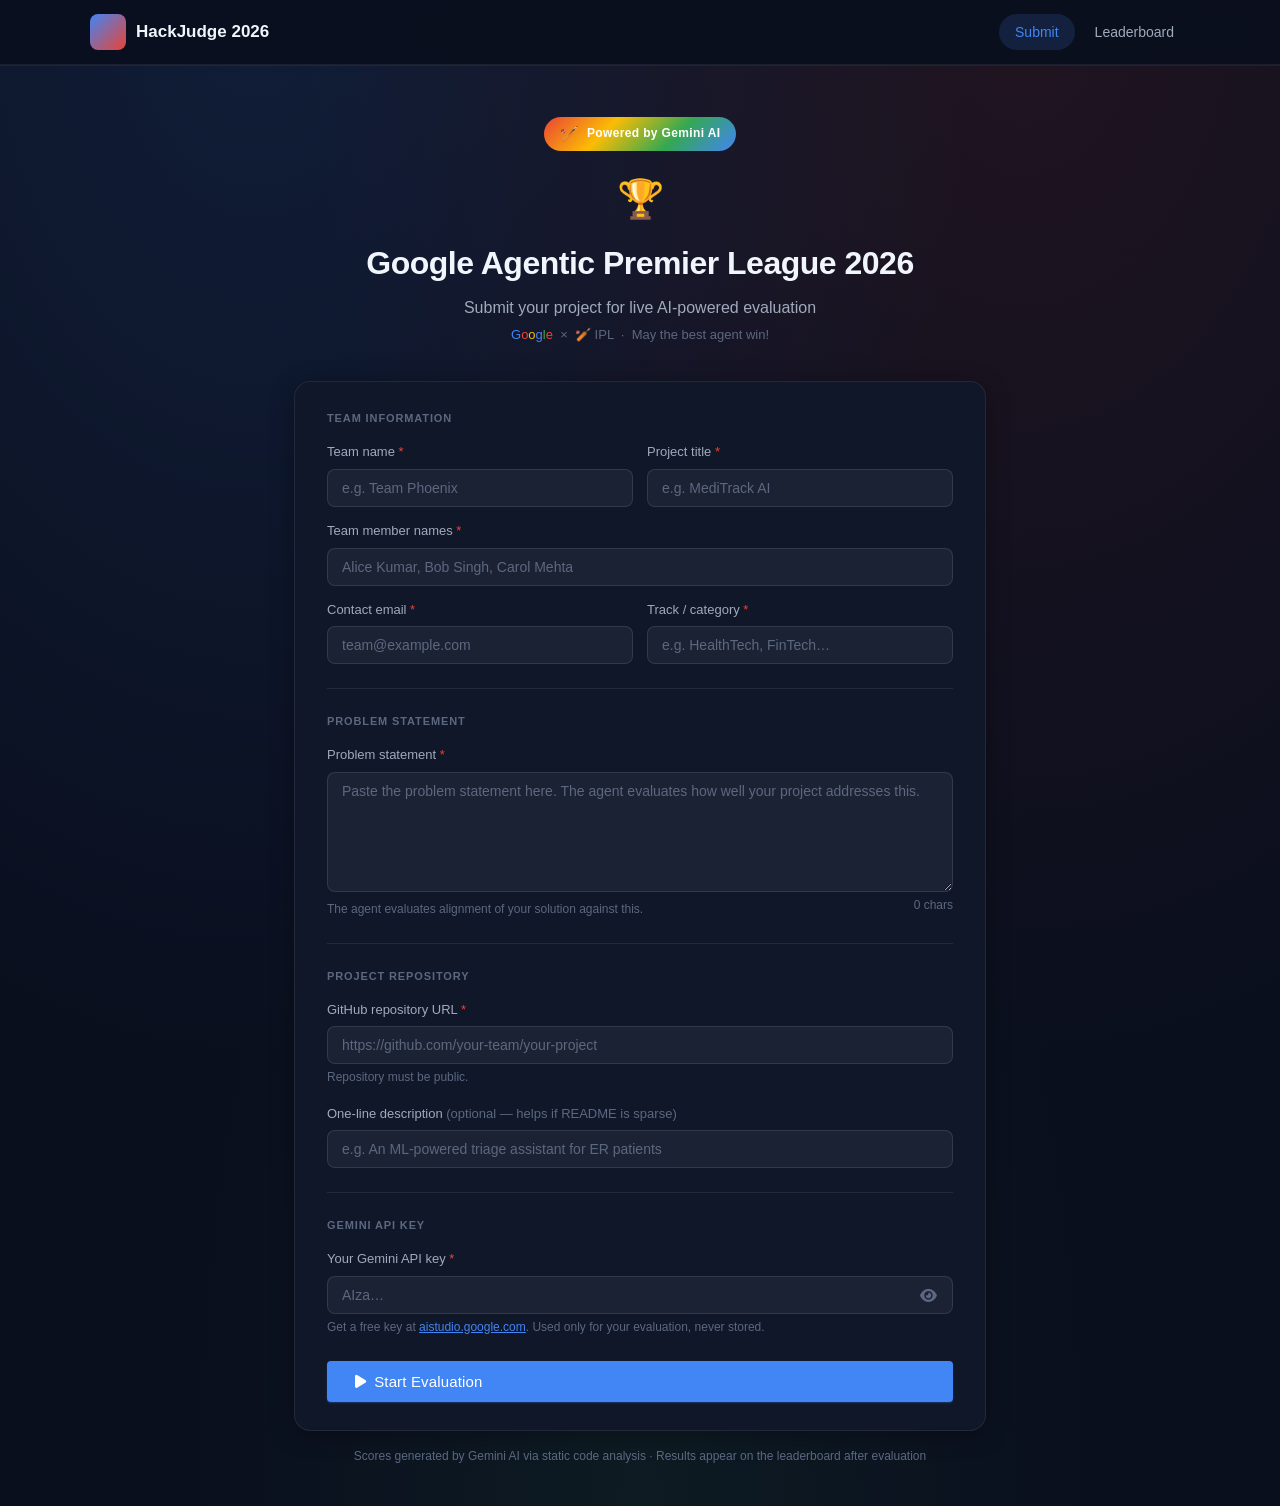
<file: report.html>
<!DOCTYPE html>
<html lang="en">
<head>
  <meta charset="UTF-8"/>
  <meta name="viewport" content="width=device-width,initial-scale=1.0"/>
  <title>HackJudge 2026 — Evaluation Report</title>
  <link rel="stylesheet" href="https://cdnjs.cloudflare.com/ajax/libs/font-awesome/6.5.0/css/all.min.css"/>
  <style>
    *,*::before,*::after{box-sizing:border-box;margin:0;padding:0}
    :root{--accent:#4285F4;--success:#34A853;--info:#4285F4;--warn:#F9AB00;--danger:#EA4335;--text-1:#F0F6FC;--text-2:#A0AABB;--text-3:#5C6880;--border:rgba(255,255,255,0.1);--bg:#0A0F1E}
    body{font-family:-apple-system,BlinkMacSystemFont,"Segoe UI",sans-serif;background:#0A0F1E;color:#F0F6FC;font-size:14px;line-height:1.6}
    .toolbar{background:rgba(10,15,30,0.95);border-bottom:1px solid rgba(255,255,255,0.08);backdrop-filter:blur(12px);padding:12px 32px;display:flex;align-items:center;gap:16px;position:sticky;top:0;z-index:10}
    .logo-wrap{display:flex;align-items:center;gap:8px;font-weight:700;font-size:15px;text-decoration:none;color:var(--text-1)}
    .logo-icon{width:28px;height:28px;background:var(--accent);border-radius:6px;display:flex;align-items:center;justify-content:center;color:#fff;font-size:14px}
    .sub-label{font-size:12px;color:var(--text-3);flex:1}
    .btn-print{display:inline-flex;align-items:center;gap:6px;padding:8px 18px;background:var(--accent);color:#fff;border:none;border-radius:8px;font-size:13px;font-weight:600;cursor:pointer}
    .btn-print:hover{background:#453ea5}
    .btn-back{display:inline-flex;align-items:center;gap:6px;padding:8px 14px;background:var(--bg);color:var(--text-2);border:1px solid var(--border);border-radius:8px;font-size:13px;text-decoration:none}
    .report-page{max-width:800px;margin:32px auto;background:#0F1729;border:1px solid rgba(255,255,255,0.1);border-radius:16px;box-shadow:0 8px 40px rgba(0,0,0,.5);overflow:hidden}
    .report-header{background:linear-gradient(135deg,#003366 0%,#1A73E8 50%,#34A853 100%);color:#fff;padding:36px 40px 28px}
    .report-watermark{font-size:11px;font-weight:600;text-transform:uppercase;letter-spacing:.12em;opacity:.7;margin-bottom:12px;display:flex;align-items:center;gap:6px}
    .report-project{font-size:26px;font-weight:800;margin-bottom:4px;letter-spacing:-.3px}
    .report-team{font-size:15px;opacity:.85;margin-bottom:16px}
    .report-meta-row{display:flex;flex-wrap:wrap;gap:20px}
    .report-meta-item{font-size:12px;opacity:.75;display:flex;align-items:center;gap:5px}
    .score-banner{background:#131C2E;border-bottom:1px solid rgba(255,255,255,0.08);padding:28px 40px;display:flex;align-items:center;gap:32px}
    .score-big{font-size:64px;font-weight:800;line-height:1;letter-spacing:-2px}
    .score-big-label{font-size:13px;color:var(--text-3);margin-top:4px}
    .score-mini-row{flex:1;display:grid;grid-template-columns:repeat(5,1fr);gap:10px}
    .score-mini-cell{text-align:center;padding:10px 6px;background:rgba(255,255,255,0.05);border-radius:10px;border:1px solid rgba(255,255,255,0.08)}
    .score-mini-val{font-size:20px;font-weight:700}
    .score-mini-lbl{font-size:10px;color:var(--text-3);margin-top:2px;line-height:1.3}
    .badge-row{display:flex;gap:8px;flex-wrap:wrap;padding:14px 40px;border-bottom:1px solid rgba(255,255,255,0.08);background:rgba(255,255,255,0.03)}
    .badge{font-size:11px;padding:3px 10px;border-radius:20px;font-weight:500}
    .badge-accent{background:#EEEDFE;color:var(--accent)}.badge-success{background:#E1F5EE;color:var(--success)}.badge-warn{background:#FAEEDA;color:var(--warn)}.badge-neutral{background:var(--bg);color:var(--text-2);border:1px solid var(--border)}
    .report-section{padding:28px 40px;border-bottom:1px solid rgba(255,255,255,0.08)}
    .report-section:last-child{border-bottom:none}
    .section-title{font-size:11px;font-weight:700;text-transform:uppercase;letter-spacing:.1em;color:var(--text-3);margin-bottom:16px}
    .inferred-box{background:rgba(66,133,244,0.08);border-left:3px solid var(--accent);border-radius:0 8px 8px 0;padding:14px 16px;font-size:13px;color:var(--text-2);line-height:1.65}
    .param-row{display:flex;align-items:flex-start;gap:14px;padding:14px 0;border-bottom:1px solid rgba(255,255,255,0.06)}
    .param-row:last-child{border-bottom:none}
    .param-score-col{text-align:center;min-width:52px;flex-shrink:0}
    .param-score-num{font-size:22px;font-weight:700;line-height:1}
    .param-score-wt{font-size:10px;color:var(--text-3);margin-top:2px}
    .param-dot{width:8px;height:8px;border-radius:50%;margin-top:6px;flex-shrink:0}
    .param-body{flex:1}
    .param-name{font-size:13px;font-weight:600;margin-bottom:4px}
    .param-bar-wrap{height:4px;background:rgba(255,255,255,0.08);border-radius:2px;margin-bottom:8px}
    .param-bar{height:4px;border-radius:2px}
    .param-reasoning{font-size:12px;color:var(--text-2);line-height:1.6}
    .feedback-text{font-size:13px;color:var(--text-2);line-height:1.7}
    .sw-grid{display:grid;grid-template-columns:1fr 1fr;gap:24px;color:var(--text-2)}
    .sw-item{display:flex;align-items:flex-start;gap:8px;font-size:13px;color:var(--text-2);margin-bottom:8px;line-height:1.5}
    .sw-item i{flex-shrink:0;margin-top:2px}
    .report-footer{padding:20px 40px;background:rgba(255,255,255,0.03);border-top:1px solid rgba(255,255,255,0.08);display:flex;justify-content:space-between;align-items:center;font-size:11px;color:var(--text-3)}
    .loading-state{text-align:center;padding:80px 32px;color:var(--text-3);background:#0F1729}
    .spinner{width:32px;height:32px;border:3px solid var(--border);border-top-color:var(--accent);border-radius:50%;animation:spin .7s linear infinite;margin:0 auto 16px}
    @keyframes spin{to{transform:rotate(360deg)}}
    @media print{
      body{background:#fff;font-size:12px}
      .toolbar{display:none!important}
      .report-page{max-width:100%;margin:0;border-radius:0;box-shadow:none}
      .report-header{-webkit-print-color-adjust:exact;print-color-adjust:exact}
      .param-row,.sw-grid{break-inside:avoid}
      a{text-decoration:none;color:inherit}
    }
  </style>
</head>
<body>
<div class="toolbar">
  <a href="index.html" class="logo-wrap"><span class="logo-icon"><i class="fa-solid fa-cricket-bat-ball"></i></span>HackJudge 2026</a>
  <span class="sub-label" id="toolbar-sub">Evaluation Report</span>
  <a href="javascript:history.back()" class="btn-back"><i class="fa-solid fa-arrow-left"></i> Back</a>
  <button class="btn-print" onclick="window.print()"><i class="fa-solid fa-download"></i> Download PDF</button>
</div>

<div class="report-page" id="report-page">
  <div class="loading-state"><div class="spinner"></div><p>Loading report…</p></div>
</div>

<script src="config.js"></script>
<script src="sheets-client.js"></script>
<script>
const qs  = new URLSearchParams(window.location.search);
const SID = qs.get('id');
if (!SID) window.location.href = 'index.html';

const PARAMS = [
  { key:'innovation',label:'Innovation & Creativity',weight:25,color:'#534AB7' },
  { key:'technical_execution',label:'Technical Execution',weight:30,color:'#0F6E56' },
  { key:'completeness',label:'Project Completeness',weight:25,color:'#993C1D' },
  { key:'ps_alignment',label:'Problem Statement Alignment',weight:15,color:'#185FA5' },
  { key:'code_quality',label:'Code Quality & Best Practices',weight:5,color:'#854F0B' },
];

function sc(s) { return s>=8?'#0F6E56':s>=6?'#185FA5':s>=4?'#854F0B':'#993C1D'; }

async function loadReport() {
  try {
    const sub = await loadSubmission(SID);
    if (!sub || !sub.total_score) {
      document.getElementById('report-page').innerHTML = `<div class="loading-state"><i class="fa-solid fa-clock" style="font-size:32px;margin-bottom:12px;display:block;color:#854F0B"></i><p>This project hasn't been evaluated yet.</p><a href="judging.html?id=${SID}" style="color:var(--accent);display:inline-block;margin-top:12px">Go to evaluation →</a></div>`;
      return;
    }

    const fb = sub.feedback || {};
    const evalDate = new Date(sub.created_at).toLocaleDateString('en-IN',{day:'numeric',month:'long',year:'numeric'});
    const modeLabel = fb.analysis_mode==='readme_assisted'?'README assisted':fb.analysis_mode==='description_assisted'?'Description assisted':'Code-only';
    document.title = 'Report — ' + sub.team_name + ' | GAPL';
    document.getElementById('toolbar-sub').textContent = 'Report: ' + sub.team_name;

    const miniCells = PARAMS.map(p => `<div class="score-mini-cell"><div class="score-mini-val" style="color:${sc(sub.scores[p.key]?.score??0)}">${Number(sub.scores[p.key]?.score??0).toFixed(1)}</div><div class="score-mini-lbl">${p.label.split(' ')[0]}</div></div>`).join('');
    const paramRows = PARAMS.map(p => { const s=sub.scores[p.key]||{}; const score=s.score??0; return `<div class="param-row"><div class="param-score-col"><div class="param-score-num" style="color:${sc(score)}">${Number(score).toFixed(1)}</div><div class="param-score-wt">${p.weight}%</div></div><div class="param-dot" style="background:${p.color}"></div><div class="param-body"><div class="param-name">${p.label}</div><div class="param-bar-wrap"><div class="param-bar" style="width:${score*10}%;background:${p.color}"></div></div><div class="param-reasoning">${s.reasoning||'—'}</div></div></div>`; }).join('');
    const strengths  = (fb.strengths ||[]).map(s=>`<div class="sw-item"><i class="fa-solid fa-check" style="color:#0F6E56"></i>${s}</div>`).join('');
    const weaknesses = (fb.weaknesses||[]).map(w=>`<div class="sw-item"><i class="fa-solid fa-arrow-right" style="color:#993C1D"></i>${w}</div>`).join('');

    document.getElementById('report-page').innerHTML = `
      <div class="report-header">
        <div class="report-watermark"><i class="fa-solid fa-cricket-bat-ball"></i> ${CONFIG.EVENT_NAME} — Evaluation Report</div>
        <div class="report-project">${sub.project_title}</div>
        <div class="report-team">by ${sub.team_name}</div>
        <div class="report-meta-row">
          <span class="report-meta-item"><i class="fa-solid fa-users"></i>${sub.member_names}</span>
          <span class="report-meta-item"><i class="fa-solid fa-tag"></i>${sub.track}</span>
          <span class="report-meta-item"><i class="fa-solid fa-calendar"></i>${evalDate}</span>
          <span class="report-meta-item"><i class="fa-solid fa-id-badge"></i>#${sub.id}</span>
        </div>
      </div>
      <div class="score-banner">
        <div><div class="score-big" style="color:${sc(sub.total_score)}">${Number(sub.total_score).toFixed(2)}</div><div class="score-big-label">out of 10.0</div></div>
        <div class="score-mini-row">${miniCells}</div>
      </div>
      <div class="badge-row">
        <span class="badge badge-accent">${sub.track}</span>
        <span class="badge ${fb.confidence==='high'?'badge-success':fb.confidence==='medium'?'badge-warn':'badge-neutral'}">Confidence: ${fb.confidence||'medium'}</span>
        <span class="badge badge-neutral">${modeLabel}</span>
        <span class="badge badge-neutral">#${sub.id}</span>
      </div>
      ${fb.inferred_purpose?`<div class="report-section"><div class="section-title">What the AI understood your project to be</div><div class="inferred-box">${fb.inferred_purpose}</div></div>`:''}
      <div class="report-section"><div class="section-title">Parameter breakdown</div>${paramRows}</div>
      ${fb.overall?`<div class="report-section"><div class="section-title">Overall feedback</div><p class="feedback-text">${fb.overall}</p></div>`:''}
      ${strengths||weaknesses?`<div class="report-section"><div class="sw-grid">${strengths?`<div><div class="section-title">Strengths</div>${strengths}</div>`:''} ${weaknesses?`<div><div class="section-title">Areas to improve</div>${weaknesses}</div>`:''}</div></div>`:''}
      <div class="report-section"><div class="section-title">Problem statement</div><p class="feedback-text">${sub.problem_statement}</p></div>
      <div class="report-footer"><span>HackJudge 2026 2026</span><span>Evaluated on ${evalDate} · #${sub.id}</span></div>`;
  } catch (e) {
    document.getElementById('report-page').innerHTML = `<div class="loading-state" style="color:var(--danger)"><i class="fa-solid fa-circle-exclamation" style="font-size:32px;display:block;margin-bottom:12px"></i><p>Report not found. ${e.message}</p><a href="index.html" style="color:var(--accent);display:inline-block;margin-top:12px">← Go back</a></div>`;
  }
}
loadReport();
</script>
</body>
</html>
</file>
<file: style.css>
/* ── Reset & Variables ─────────────────────────────────────────── */
*,*::before,*::after{box-sizing:border-box;margin:0;padding:0}

:root{
  /* Dark stadium theme */
  --bg:        #0A0F1E;
  --surface:   #0F1729;
  --border:    rgba(255,255,255,0.08);
  --border-md: rgba(255,255,255,0.15);
  --text-1:    #F0F6FC;
  --text-2:    #A0AABB;
  --text-3:    #5C6880;

  /* Google colors */
  --accent:    #4285F4;
  --accent-bg: rgba(66,133,244,0.15);
  --success:   #34A853;
  --success-bg:rgba(52,168,83,0.15);
  --warn:      #F9AB00;
  --warn-bg:   rgba(249,171,0,0.15);
  --danger:    #EA4335;
  --danger-bg: rgba(234,67,53,0.15);
  --info:      #4285F4;
  --info-bg:   rgba(66,133,244,0.15);

  /* IPL accent */
  --ipl-orange: #FF6B00;
  --ipl-gold:   #FFD700;
  --ipl-navy:   #001A3E;

  --radius-sm: 8px;
  --radius-md: 12px;
  --radius-lg: 16px;
  --shadow:    0 4px 16px rgba(0,0,0,0.4),0 1px 4px rgba(0,0,0,0.3);
}

body{
  font-family:"Google Sans",-apple-system,BlinkMacSystemFont,"Segoe UI",sans-serif;
  background:var(--bg);
  background-image:
    radial-gradient(ellipse at 20% 0%, rgba(66,133,244,0.12) 0%, transparent 50%),
    radial-gradient(ellipse at 80% 0%, rgba(234,67,53,0.10) 0%, transparent 50%),
    radial-gradient(ellipse at 50% 100%, rgba(52,168,83,0.08) 0%, transparent 50%);
  color:var(--text-1);
  font-size:15px;
  line-height:1.6;
  min-height:100vh;
}

/* ── Layout ──────────────────────────────────────────────────── */
.page-wrap{max-width:1100px;margin:0 auto;padding:0 24px}
.page-wrap--sm{max-width:740px}
.page-wrap--lg{max-width:1200px}

/* ── Header ──────────────────────────────────────────────────── */
.site-header{
  background:rgba(10,15,30,0.95);
  backdrop-filter:blur(12px);
  -webkit-backdrop-filter:blur(12px);
  border-bottom:1px solid rgba(255,255,255,0.07);
  padding:0 24px;
  position:sticky;top:0;z-index:100;
  box-shadow:0 1px 0 rgba(255,255,255,0.05);
}
.header-inner{max-width:1100px;margin:0 auto;display:flex;align-items:center;gap:20px;height:64px}
.logo{display:flex;align-items:center;gap:10px;text-decoration:none;color:var(--text-1);font-weight:600;font-size:17px}
.logo-icon{
  width:36px;height:36px;
  background:linear-gradient(135deg,#4285F4,#EA4335);
  border-radius:8px;
  display:flex;align-items:center;justify-content:center;
  color:#fff;font-size:18px;
}
.logo-event{
  font-size:11px;color:var(--text-3);
  font-weight:400;display:block;line-height:1.2;
}
.nav{margin-left:auto;display:flex;gap:4px;align-items:center}
.nav a{
  padding:7px 16px;border-radius:20px;
  color:var(--text-2);text-decoration:none;
  font-size:14px;font-weight:500;
  transition:background .15s,color .15s;
}
.nav a:hover,.nav a.active{
  background:var(--accent-bg);
  color:var(--accent);
}

/* ── Hero ────────────────────────────────────────────────────── */
.hero{padding:52px 0 36px;text-align:center}
.hero-badge{
  display:inline-flex;align-items:center;gap:8px;
  background:linear-gradient(135deg,#EA4335,#FBBC04,#34A853,#4285F4);
  color:#fff;font-size:12px;font-weight:600;
  padding:5px 16px;border-radius:20px;margin-bottom:18px;
  letter-spacing:.03em;
}
.gapl-logo{
  display:flex;align-items:center;justify-content:center;gap:12px;
  margin-bottom:8px;
}
.google-g{font-size:36px;font-weight:700;
  background:linear-gradient(135deg,#4285F4 25%,#EA4335 50%,#FBBC04 75%,#34A853 100%);
  -webkit-background-clip:text;-webkit-text-fill-color:transparent;background-clip:text;
}

/* ── Cards ───────────────────────────────────────────────────── */
.card{
  background:var(--surface);
  border:1px solid var(--border);
  border-radius:var(--radius-lg);
  box-shadow:0 4px 24px rgba(0,0,0,0.3);
}
.card-body{padding:28px 32px}

/* ── Typography ──────────────────────────────────────────────── */
.page-title{font-size:26px;font-weight:700;letter-spacing:-.3px;color:var(--text-1)}
.page-sub{font-size:15px;color:var(--text-2);margin-top:6px}
.section-head{font-size:11px;font-weight:600;text-transform:uppercase;letter-spacing:.08em;color:var(--text-3);margin-bottom:14px}
.label{font-size:13px;font-weight:500;color:var(--text-2);margin-bottom:6px;display:block}
.hint{font-size:12px;color:var(--text-3);margin-top:4px}

/* ── Form ────────────────────────────────────────────────────── */
.input,.textarea{
  width:100%;padding:10px 14px;
  border:1.5px solid rgba(255,255,255,0.1);
  border-radius:var(--radius-sm);
  font-size:14px;font-family:inherit;
  color:var(--text-1);
  background:rgba(255,255,255,0.05);
  transition:border-color .15s,box-shadow .15s;outline:none;
}
.input:focus,.textarea:focus{
  border-color:var(--accent);
  background:rgba(66,133,244,0.05);
  box-shadow:0 0 0 3px rgba(66,133,244,.15);
}
.input::placeholder,.textarea::placeholder{color:var(--text-3)}
.textarea{resize:vertical;min-height:90px}

/* ── Buttons ─────────────────────────────────────────────────── */
.btn{
  display:inline-flex;align-items:center;gap:8px;
  padding:10px 22px;border-radius:4px;
  font-size:14px;font-weight:500;font-family:inherit;
  cursor:pointer;border:none;
  transition:background .15s,box-shadow .15s,transform .1s;
  text-decoration:none;letter-spacing:.01em;
}
.btn:active{transform:scale(.98)}
.btn-primary{
  background:var(--accent);color:#fff;
  box-shadow:0 1px 2px rgba(66,133,244,.3);
}
.btn-primary:hover{background:#1A73E8;box-shadow:0 2px 6px rgba(66,133,244,.4)}
.btn-secondary{
  background:rgba(255,255,255,0.06);color:var(--accent);
  border:1.5px solid rgba(66,133,244,0.3);
}
.btn-secondary:hover{background:var(--accent-bg);border-color:var(--accent)}
.btn-lg{padding:12px 28px;font-size:15px}
.btn:disabled{opacity:.5;cursor:not-allowed;pointer-events:none}

/* ── Badges ──────────────────────────────────────────────────── */
.badge{display:inline-block;padding:3px 10px;border-radius:12px;font-size:12px;font-weight:500}
.badge-success{background:var(--success-bg);color:var(--success)}
.badge-warn{background:var(--warn-bg);color:#B06000}
.badge-danger{background:var(--danger-bg);color:var(--danger)}
.badge-info{background:var(--info-bg);color:var(--info)}
.badge-accent{background:var(--accent-bg);color:var(--accent)}
.badge-neutral{background:var(--bg);color:var(--text-2);border:1px solid #DADCE0}
.badge-ipl{background:linear-gradient(135deg,#FF6B00,#FFD700);color:#fff;font-weight:600}

/* ── Progress ────────────────────────────────────────────────── */
.progress-wrap{height:6px;background:rgba(255,255,255,0.08);border-radius:3px;overflow:hidden}
.progress-bar{
  height:100%;
  background:linear-gradient(90deg,#4285F4,#34A853);
  border-radius:3px;transition:width .4s ease;width:0%;
}

/* ── Param cards ─────────────────────────────────────────────── */
.param-card{
  border:1px solid rgba(255,255,255,0.08);border-radius:var(--radius-md);
  padding:16px 18px;opacity:0;transform:translateY(12px);
  transition:opacity .4s ease,transform .4s ease;
  background:var(--surface);
}
.param-card.visible{opacity:1;transform:translateY(0)}
.param-card-header{display:flex;align-items:center;gap:10px;margin-bottom:10px}
.param-dot{width:10px;height:10px;border-radius:50%;flex-shrink:0}
.param-name{font-size:14px;font-weight:600;flex:1;color:var(--text-1)}
.param-score-num{font-size:22px;font-weight:700}
.param-weight{font-size:12px;color:var(--text-3);margin-left:4px}
.param-bar-wrap{height:4px;background:rgba(255,255,255,0.08);border-radius:2px;margin-bottom:8px}
.param-bar{height:4px;border-radius:2px;transition:width .8s ease;width:0%}
.param-reasoning{font-size:13px;color:var(--text-2);line-height:1.55}

/* ── Chips ───────────────────────────────────────────────────── */
.chip-row{display:flex;flex-wrap:wrap;gap:8px}
.chip{font-size:12px;padding:4px 12px;background:rgba(255,255,255,0.06);border:1px solid rgba(255,255,255,0.1);border-radius:12px;color:var(--text-2);display:flex;align-items:center;gap:5px}

/* ── Table ───────────────────────────────────────────────────── */
.table-wrap{overflow-x:auto}
table{width:100%;border-collapse:collapse;font-size:14px}
thead th{
  text-align:left;padding:10px 14px;
  font-size:11px;font-weight:600;color:var(--text-3);
  text-transform:uppercase;letter-spacing:.06em;
  border-bottom:1px solid rgba(255,255,255,0.1);white-space:nowrap;
  background:rgba(255,255,255,0.04);
}
tbody td{padding:13px 14px;border-bottom:1px solid rgba(255,255,255,0.06);vertical-align:middle}
tbody tr:last-child td{border-bottom:none}
tbody tr:hover td{background:rgba(66,133,244,0.06)}

/* Rank styles — IPL themed */
.rank-num{width:32px;height:32px;border-radius:50%;display:inline-flex;align-items:center;justify-content:center;font-size:13px;font-weight:700;background:var(--bg);color:var(--text-2)}
.rank-1{background:linear-gradient(135deg,#FFD700,#FFA500);color:#fff;box-shadow:0 2px 8px rgba(255,165,0,.4)}
.rank-2{background:linear-gradient(135deg,#C0C0C0,#A0A0A0);color:#fff}
.rank-3{background:linear-gradient(135deg,#CD7F32,#A0522D);color:#fff}

.th-score{text-align:center;white-space:nowrap}
.td-score{text-align:center;font-size:15px;font-weight:700;white-space:nowrap;padding-left:4px;padding-right:4px}
.score-bubble{display:inline-flex;align-items:center;justify-content:center;width:48px;height:48px;border-radius:50%;font-size:15px;font-weight:700}

/* ── Queue card ──────────────────────────────────────────────── */
.queue-card{background:var(--surface);border:1.5px solid #DADCE0;border-radius:var(--radius-lg);padding:28px 32px;margin-bottom:20px;display:none;text-align:center}
.queue-card.visible{display:block}
.queue-position{font-size:56px;font-weight:700;color:var(--accent);line-height:1;letter-spacing:-2px}
.queue-dots span{display:inline-block;width:8px;height:8px;border-radius:50%;margin:0 3px;opacity:.3;animation:qpulse 1.2s infinite}
.queue-dots span:nth-child(1){background:#4285F4}
.queue-dots span:nth-child(2){background:#EA4335;animation-delay:.2s}
.queue-dots span:nth-child(3){background:#FBBC04;animation-delay:.4s}
@keyframes qpulse{0%,80%,100%{opacity:.3}40%{opacity:1}}

/* ── Final card ──────────────────────────────────────────────── */
.final-card{background:var(--surface);border:1px solid rgba(255,255,255,0.08);border-radius:var(--radius-lg);padding:32px;display:none;text-align:center;box-shadow:var(--shadow)}
.final-card.visible{display:block}
.final-score-num{font-size:72px;font-weight:700;letter-spacing:-3px;line-height:1}
.mini-score-grid{display:grid;grid-template-columns:repeat(5,1fr);gap:8px;margin:20px 0}
.mini-score{text-align:center;padding:12px 6px;background:rgba(255,255,255,0.04);border-radius:var(--radius-sm);border:1px solid rgba(255,255,255,0.08)}
.mini-score-val{font-size:20px;font-weight:700}
.mini-score-lbl{font-size:10px;color:var(--text-3);margin-top:3px;line-height:1.3}
.feedback-label{font-size:11px;font-weight:600;text-transform:uppercase;letter-spacing:.08em;color:var(--text-3);margin-bottom:8px}
.feedback-text{font-size:14px;color:var(--text-2);line-height:1.65}
.sw-item{display:flex;gap:9px;font-size:13px;color:var(--text-2);line-height:1.5;margin-bottom:6px}
.sw-item i{margin-top:2px;flex-shrink:0}
.inferred-box{background:var(--accent-bg);border-radius:var(--radius-sm);padding:12px 14px;font-size:13px;color:var(--text-2);line-height:1.6;margin-bottom:16px;border-left:3px solid var(--accent)}
.error-card{background:var(--danger-bg);border:1px solid rgba(234,67,53,.3);border-radius:var(--radius-md);padding:20px 24px;display:none}
.error-card.visible{display:block}
.repo-info-card{background:var(--success-bg);border:1px solid rgba(52,168,83,.2);border-radius:var(--radius-md);padding:14px 18px;margin-bottom:20px;display:none}
.repo-info-card.visible{display:block}
.params-grid{display:grid;grid-template-columns:1fr 1fr;gap:12px;margin-bottom:20px}
.progress-strip{background:var(--surface);border:1px solid rgba(255,255,255,0.08);border-radius:var(--radius-md);padding:16px 20px;margin-bottom:20px}
.progress-top{display:flex;align-items:center;gap:12px;margin-bottom:10px}
.progress-label{font-size:14px;font-weight:500;flex:1;color:var(--text-1)}
.progress-pct{font-size:13px;color:var(--text-3)}
.team-avatar{width:52px;height:52px;border-radius:12px;background:linear-gradient(135deg,#4285F4,#34A853);color:#fff;display:flex;align-items:center;justify-content:center;font-size:22px;font-weight:700;flex-shrink:0}

/* ── Leaderboard ─────────────────────────────────────────────── */
.lb-controls{display:flex;align-items:center;gap:12px;margin-bottom:20px;flex-wrap:wrap}
.lb-count{font-size:13px;color:var(--text-3);margin-left:auto}
.track-filter{display:flex;gap:6px;flex-wrap:wrap}
.track-btn{padding:6px 16px;border-radius:20px;font-size:13px;font-weight:500;border:1.5px solid rgba(255,255,255,0.1);background:rgba(255,255,255,0.06);color:var(--text-2);cursor:pointer;transition:all .15s}
.track-btn.active,.track-btn:hover{background:var(--accent);color:#fff;border-color:var(--accent)}
.team-mini-avatar{width:32px;height:32px;border-radius:8px;background:linear-gradient(135deg,#4285F4,#34A853);color:#fff;display:flex;align-items:center;justify-content:center;font-size:13px;font-weight:700;flex-shrink:0}
.expand-btn{background:none;border:none;cursor:pointer;color:var(--text-3);font-size:13px;padding:4px 8px;border-radius:4px}
.expand-btn:hover{color:var(--text-1);background:var(--bg)}
.detail-row{display:none}
.detail-row.open{display:table-row}
.detail-cell{background:rgba(255,255,255,0.04);padding:16px 20px!important;border-bottom:1px solid #F1F3F4!important}

/* ── Points table header (IPL style) ────────────────────────── */
.points-table-header{
  background:linear-gradient(135deg,var(--ipl-navy),#1A3A6E);
  color:#fff;padding:20px 28px;border-radius:var(--radius-lg) var(--radius-lg) 0 0;
}

/* ── Admin ───────────────────────────────────────────────────── */
.status-pill{font-size:11px;padding:2px 9px;border-radius:12px;font-weight:500}
.s-scored{background:var(--success-bg);color:var(--success)}
.s-pending{background:var(--warn-bg);color:#B06000}
.s-judging{background:var(--info-bg);color:var(--info)}
.s-error{background:var(--danger-bg);color:var(--danger)}
.del-btn{background:none;border:1px solid rgba(234,67,53,.3);color:var(--danger);border-radius:4px;padding:4px 10px;font-size:12px;cursor:pointer;transition:background .15s}
.del-btn:hover{background:var(--danger-bg)}
.stats-row{display:grid;grid-template-columns:repeat(4,1fr);gap:12px;margin-bottom:20px}
.stat-box{background:var(--surface);border:1px solid rgba(255,255,255,0.08);border-radius:var(--radius-md);padding:16px;text-align:center}
.stat-num{font-size:30px;font-weight:700}
.stat-lbl{font-size:11px;color:var(--text-3);margin-top:2px;text-transform:uppercase;letter-spacing:.06em}
.bulk-input{width:100%;padding:6px 10px;border:1px solid rgba(255,255,255,0.1);border-radius:4px;font-size:12px;font-family:inherit;outline:none;background:rgba(255,255,255,0.05);color:var(--text-1)}
.bulk-input:focus{border-color:var(--accent)}
.bulk-result-row{display:flex;align-items:center;gap:12px;padding:10px 14px;background:var(--surface);border:1px solid rgba(255,255,255,0.08);border-radius:var(--radius-md);font-size:13px}
.bulk-result-score{font-size:18px;font-weight:700;min-width:48px;text-align:center}
.bulk-result-meta{flex:1}
.bulk-result-name{font-weight:600;color:var(--text-1)}
.bulk-result-sub{font-size:12px;color:var(--text-3);margin-top:1px}
.tab-active{background:var(--accent)!important;color:#fff!important;border-color:var(--accent)!important}
.admin-icon{width:52px;height:52px;background:var(--danger-bg);border-radius:14px;display:flex;align-items:center;justify-content:center;font-size:22px;color:var(--danger);margin:0 auto 20px}
.refresh-dot{width:6px;height:6px;border-radius:50%;background:var(--success);animation:pulse 2s infinite}
@keyframes pulse{0%,100%{opacity:1}50%{opacity:.3}}

/* ── Form grid ───────────────────────────────────────────────── */
.form-grid{display:grid;grid-template-columns:1fr 1fr;gap:14px}
.form-group{display:flex;flex-direction:column}
.form-group.full{grid-column:1/-1}
.section-divider{border:none;border-top:1px solid rgba(255,255,255,0.08);margin:24px 0}
.key-field-wrap{position:relative}
.key-toggle{position:absolute;right:12px;top:50%;transform:translateY(-50%);background:none;border:none;cursor:pointer;color:var(--text-3);font-size:15px;padding:4px}

/* ── Modal ───────────────────────────────────────────────────── */
.modal-overlay{display:none;position:fixed;inset:0;background:rgba(32,33,36,.5);align-items:center;justify-content:center;z-index:200;padding:24px}
.modal-overlay.show{display:flex}
.modal-box{background:#131C2E;border:1px solid rgba(255,255,255,0.1);border-radius:var(--radius-lg);padding:28px 32px;width:100%;max-width:440px;box-shadow:0 16px 60px rgba(0,0,0,.6)}

/* ── Toast ───────────────────────────────────────────────────── */
#toast-area{position:fixed;bottom:24px;right:24px;z-index:999;display:flex;flex-direction:column;gap:8px}
.toast{background:#1A2744;border:1px solid rgba(255,255,255,0.1);color:#fff;padding:12px 18px;border-radius:var(--radius-md);font-size:14px;box-shadow:var(--shadow);animation:slideIn .25s ease;max-width:320px}
.toast.toast-error{background:var(--danger)}
@keyframes slideIn{from{transform:translateX(40px);opacity:0}to{transform:translateX(0);opacity:1}}

/* ── Spinner ─────────────────────────────────────────────────── */
.spinner{width:20px;height:20px;border:2.5px solid rgba(255,255,255,0.1);border-top-color:var(--accent);border-radius:50%;animation:spin .7s linear infinite;flex-shrink:0}
@keyframes spin{to{transform:rotate(360deg)}}

/* ── Utilities ───────────────────────────────────────────────── */
.mt-4{margin-top:4px}.mt-8{margin-top:8px}.mt-12{margin-top:12px}
.mt-16{margin-top:16px}.mt-24{margin-top:24px}.mt-32{margin-top:32px}
.flex{display:flex}.items-center{align-items:center}
.justify-between{justify-content:space-between}
.gap-8{gap:8px}.gap-12{gap:12px}.gap-16{gap:16px}.gap-24{gap:24px}
.grid-2{display:grid;grid-template-columns:1fr 1fr;gap:16px}
.text-sm{font-size:13px}.text-muted{color:var(--text-2)}.text-faint{color:var(--text-3)}
.font-mono{font-family:"Roboto Mono",Consolas,monospace}
.hidden{display:none!important}.full-width{width:100%}

/* ── Report print ────────────────────────────────────────────── */
@media print{
  body{background:#fff;font-size:12px}
  .toolbar{display:none!important}
  .report-page{max-width:100%;margin:0;border-radius:0;box-shadow:none}
  .report-header{-webkit-print-color-adjust:exact;print-color-adjust:exact}
  a{text-decoration:none;color:inherit}
}

@media(max-width:680px){
  .grid-2,.form-grid{grid-template-columns:1fr}
  .card-body{padding:20px}
  .page-title{font-size:22px}
  .params-grid{grid-template-columns:1fr}
  .mini-score-grid{grid-template-columns:repeat(3,1fr)}
  .stats-row{grid-template-columns:1fr 1fr}
}
</file>
